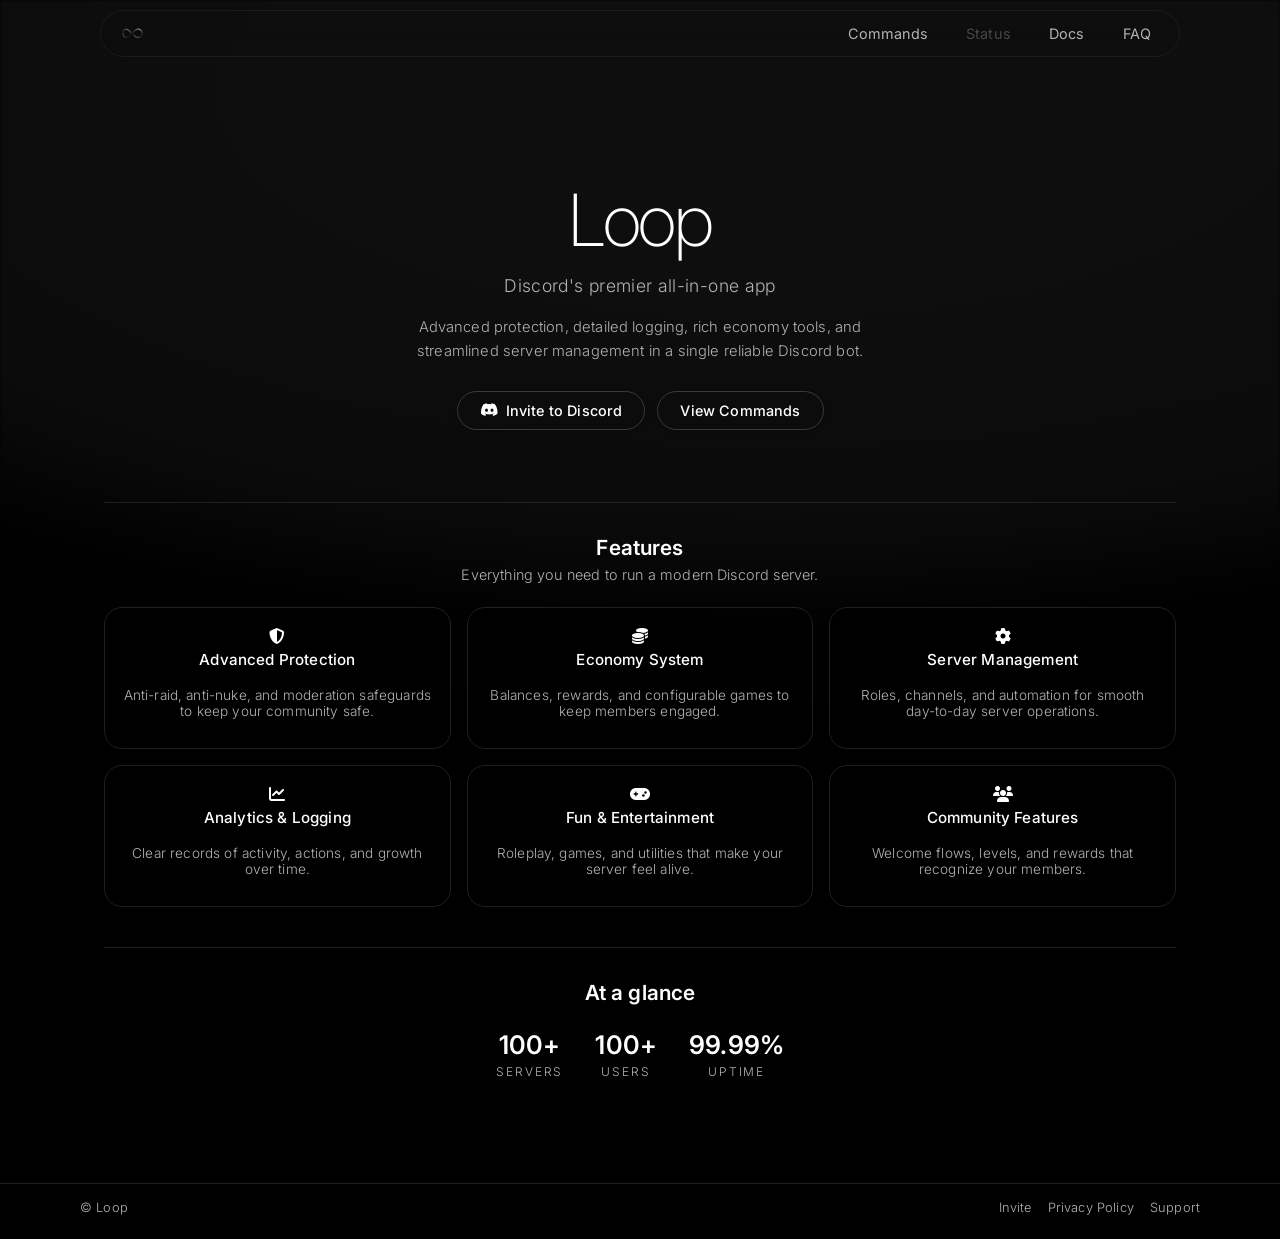
<file: index.html>
<!DOCTYPE html>
<html lang="en">
<head>
    <meta charset="UTF-8">
    <meta name="viewport" content="width=device-width, initial-scale=1.0">
    <title>Loop – Discord's Premier All-in-One App</title>
    <link rel="stylesheet" href="https://cdnjs.cloudflare.com/ajax/libs/font-awesome/6.4.0/css/all.min.css">
    <link href="https://fonts.googleapis.com/css2?family=Inter:wght@300;400;500;600&display=swap" rel="stylesheet">
    <link rel="stylesheet" href="css/shared.css">
    <link rel="stylesheet" href="css/index.css">
    <base target="_blank">
</head>
<body>
    <header class="site-bar">
        <div class="site-bar-inner">
            <div class="site-bar-brand">
                <a href="index.html" target="_self"><img src="assets/loop-logo.png" alt="Loop logo" class="site-bar-logo"></a>
            </div>
            <nav class="site-bar-nav">
                <a href="commands.html" class="site-bar-link" id="navCommands" target="_self">Commands</a>
                <a class="site-bar-link" style="opacity:0.35;cursor:not-allowed;pointer-events:none;">Status</a>
                <a href="docs.html" class="site-bar-link" target="_self">Docs</a>
                <a href="faq.html" class="site-bar-link" target="_self">FAQ</a>
            </nav>
        </div>
    </header>

    <div class="body-starlight-bg" aria-hidden="true"></div>
    <div class="main-stars-bg" id="mainStarsBg"></div>
    <div class="loading-screen" id="loadingScreen">
        <div class="loading-mark">Loading Loop</div>
    </div>

    <div class="commands-loading-overlay" id="commandsLoading">
        <div class="commands-stars-bg" id="commandsStarsBg"></div>
        <div class="commands-loading-content">
            <img src="assets/loop-logo.png" alt="Loop logo" class="commands-loading-logo" />
            <div class="commands-progress-bar-outer">
                <div class="commands-progress-bar-inner" id="commandsProgressBar"></div>
            </div>
        </div>
    </div>

    <div class="site-content">
        <main class="page-container">
            <section class="hero" id="top">
                <div class="hero-inner">
                    <h1 class="hero-title">Loop</h1>
                    <p class="hero-subtitle">Discord's premier all-in-one app</p>
                    <p class="hero-description">
                        Advanced protection, detailed logging, rich economy tools, and streamlined server management in a single reliable Discord bot.
                    </p>
                    <div class="hero-actions">
                        <a href="https://discord.com/oauth2/authorize?client_id=1413945312283988220&permissions=8&scope=bot%20applications.commands" target="_blank" rel="noopener noreferrer" class="btn-secondary">
                            <i class="fab fa-discord"></i>
                            <span>Invite to Discord</span>
                        </a>
                        <a href="commands.html" class="btn-secondary" id="mainCommandsBtn" target="_self">
                            <span>View Commands</span>
                        </a>
                    </div>
                </div>
            </section>

            <section id="features">
                <div class="section-header">
                    <h2 class="section-title">Features</h2>
                    <p class="section-subtitle">Everything you need to run a modern Discord server.</p>
                </div>
                <div class="features-grid">
                    <article class="feature-card">
                        <div class="feature-icon"><i class="fas fa-shield-alt" aria-hidden="true"></i></div>
                        <div class="feature-title">Advanced Protection</div>
                        <p class="feature-text">Anti-raid, anti-nuke, and moderation safeguards to keep your community safe.</p>
                    </article>
                    <article class="feature-card">
                        <div class="feature-icon"><i class="fas fa-coins" aria-hidden="true"></i></div>
                        <div class="feature-title">Economy System</div>
                        <p class="feature-text">Balances, rewards, and configurable games to keep members engaged.</p>
                    </article>
                    <article class="feature-card">
                        <div class="feature-icon"><i class="fas fa-cog" aria-hidden="true"></i></div>
                        <div class="feature-title">Server Management</div>
                        <p class="feature-text">Roles, channels, and automation for smooth day-to-day server operations.</p>
                    </article>
                    <article class="feature-card">
                        <div class="feature-icon"><i class="fas fa-chart-line" aria-hidden="true"></i></div>
                        <div class="feature-title">Analytics &amp; Logging</div>
                        <p class="feature-text">Clear records of activity, actions, and growth over time.</p>
                    </article>
                    <article class="feature-card">
                        <div class="feature-icon"><i class="fas fa-gamepad" aria-hidden="true"></i></div>
                        <div class="feature-title">Fun &amp; Entertainment</div>
                        <p class="feature-text">Roleplay, games, and utilities that make your server feel alive.</p>
                    </article>
                    <article class="feature-card">
                        <div class="feature-icon"><i class="fas fa-users" aria-hidden="true"></i></div>
                        <div class="feature-title">Community Features</div>
                        <p class="feature-text">Welcome flows, levels, and rewards that recognize your members.</p>
                    </article>
                </div>
            </section>

            <section id="stats">
                <div class="section-header">
                    <h2 class="section-title">At a glance</h2>
                </div>
                <div class="stats-row">
    <div>
        <div class="stat-item-number">100+</div>
        <div class="stat-item-label">Servers</div>
    </div>
    <div>
        <div class="stat-item-number">100+</div>
        <div class="stat-item-label">Users</div>
    </div>
    <div>
        <div class="stat-item-number">99.99%</div>
        <div class="stat-item-label">Uptime</div>
    </div>
</div>
            </section>
        </main>

        <footer>
            <div class="footer-inner">
                <div>© Loop</div>
                <div class="footer-links">
    <a href="https://discord.gg/hHWEurhSHA" target="_blank" rel="noopener noreferrer">Invite</a>
    <a href="privacy.html" target="_self">Privacy Policy</a>
    <a href="https://discord.gg/hHWEurhSHA" target="_blank" rel="noopener noreferrer">Support</a>
</div>
            </div>
        </footer>
    </div>

    <script src="js/shared.js"></script>
    <script src="js/index.js"></script>
</body>
</html>
</file>
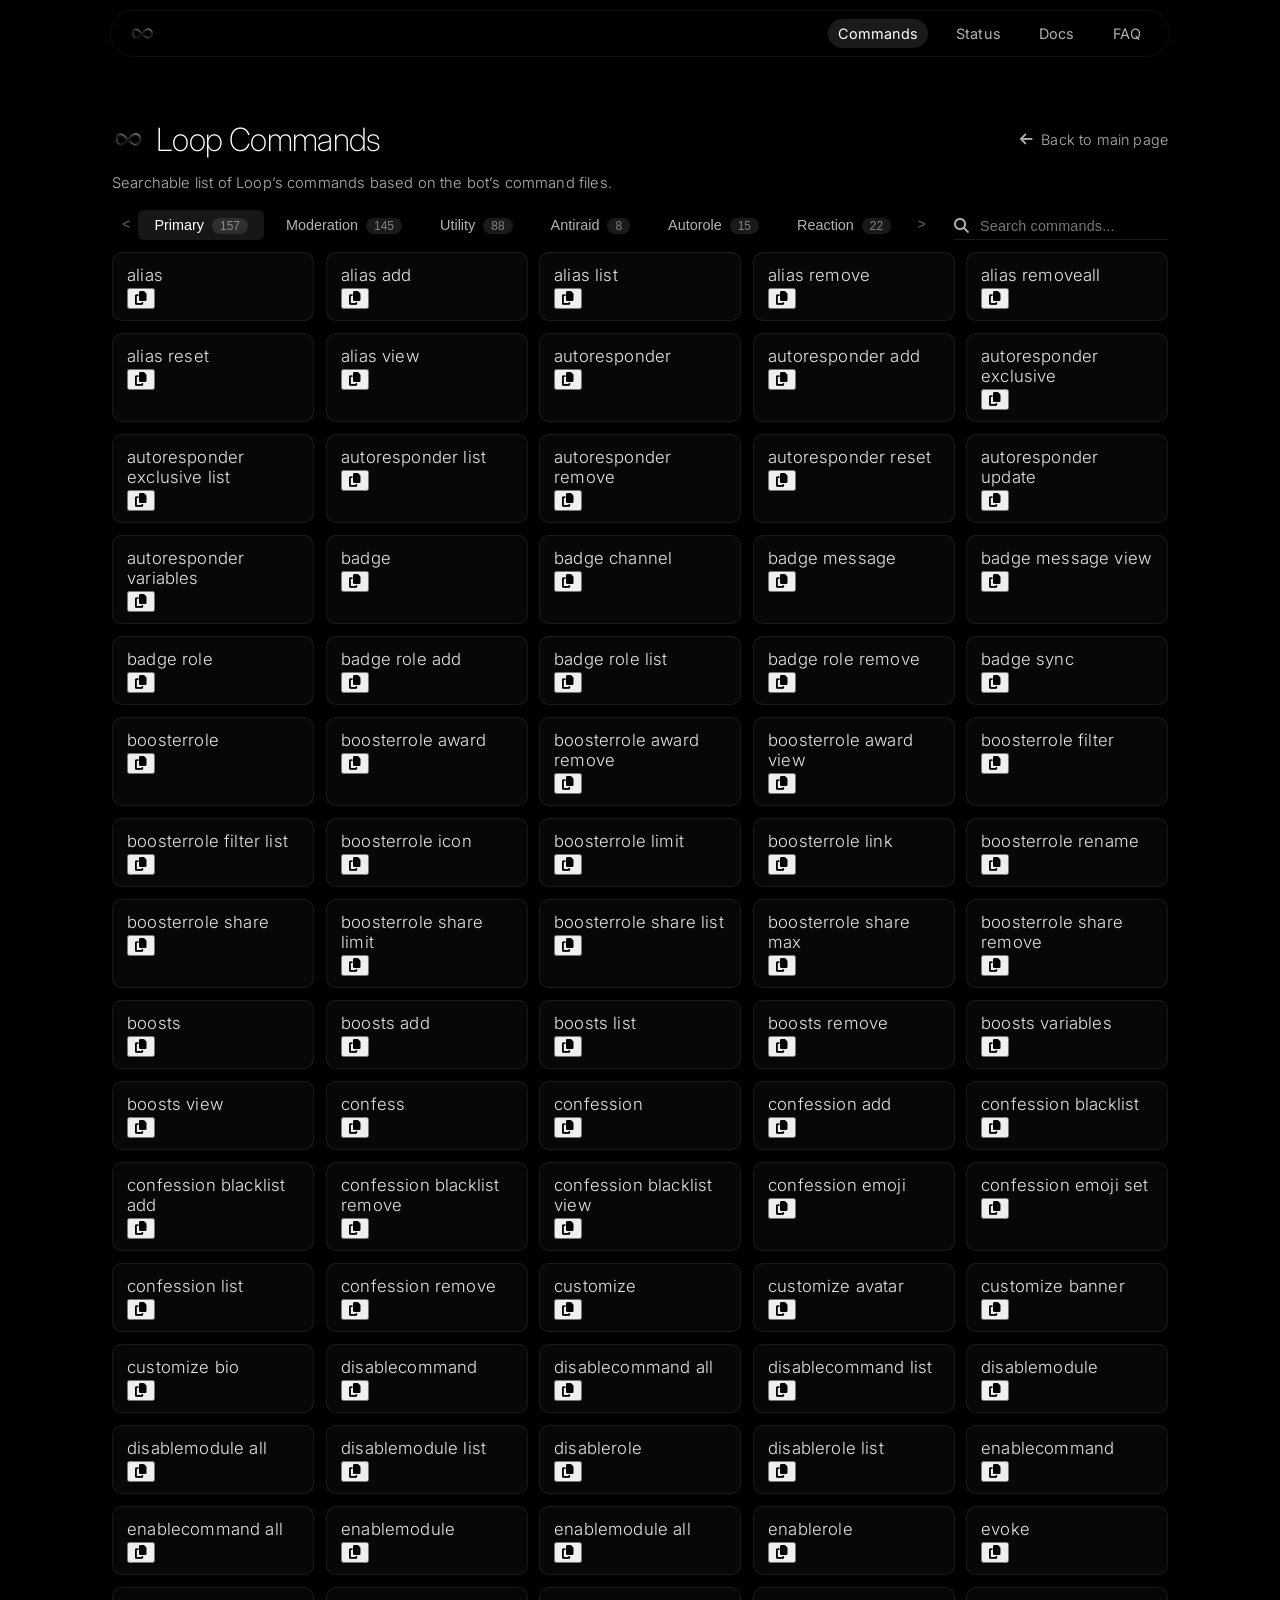
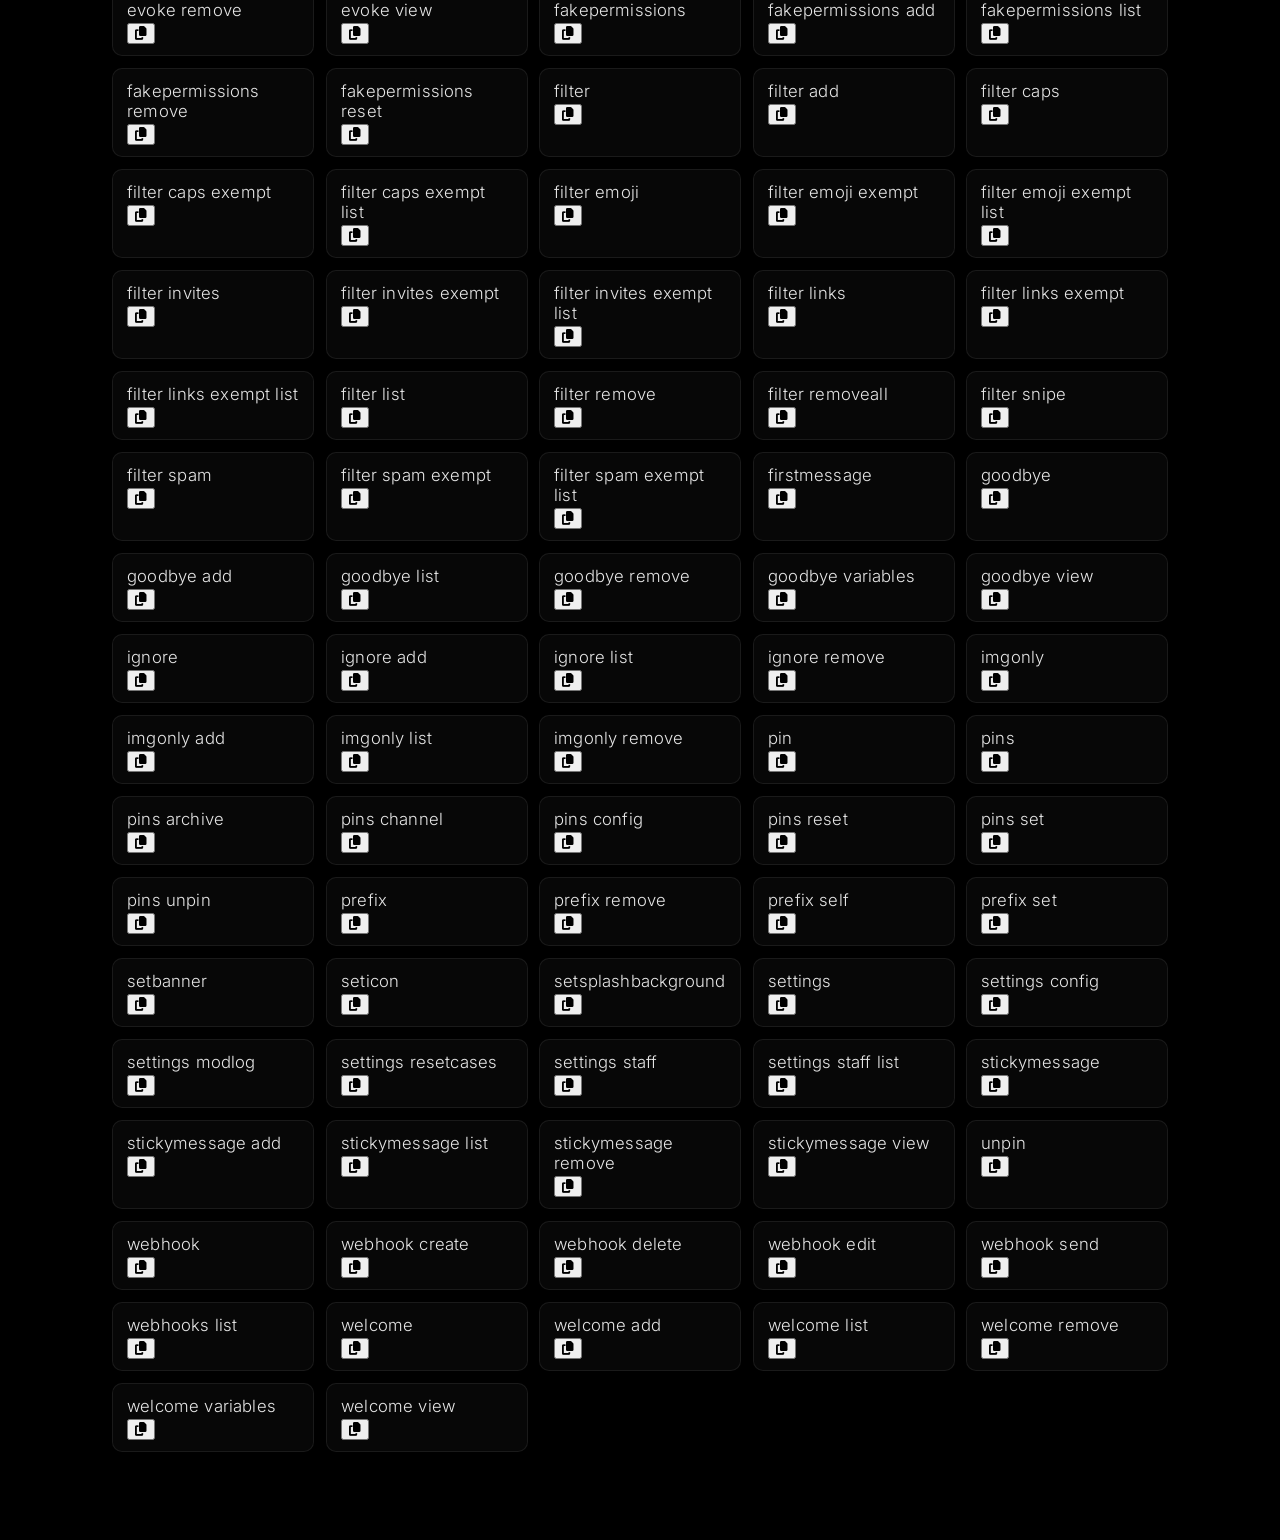
<file: commands.html>
<!DOCTYPE html>
<html lang="en">
<head>
    <meta charset="UTF-8">
<meta name="viewport" content="width=device-width, initial-scale=1.0">
    <title>Loop Bot Commands</title>
    <link rel="stylesheet" href="https://cdnjs.cloudflare.com/ajax/libs/font-awesome/6.4.0/css/all.min.css">
    <link href="https://fonts.googleapis.com/css2?family=Inter:wght@300;400;500;600&display=swap" rel="stylesheet">
    <link rel="stylesheet" href="css/shared.css">
    <link rel="stylesheet" href="css/commands.css">
<base target="_blank">
</head>
<body>
    <!-- Top navigation bar -->
    <header class="site-bar">
        <div class="site-bar-inner">
            <div class="site-bar-brand">
                <a href="index.html"><img src="assets/loop-logo.png" alt="Loop logo" class="site-bar-logo"></a>
            </div>
            <nav class="site-bar-nav">
    <a href="commands.html" class="site-bar-link is-active" target="_self">Commands</a>
    <a href="status.html" class="site-bar-link" target="_self">Status</a>
    <a href="docs.html" class="site-bar-link" target="_self">Docs</a>
    <a href="faq.html" class="site-bar-link" target="_self">FAQ</a>
</nav>
        </div>
    </header>

    <!-- Monochrome starlight background -->
    <div class="body-starlight-bg" aria-hidden="true"></div>
    <div class="main-stars-bg" id="mainStarsBg"></div>
    <div class="loading-screen" id="loadingScreen">
        <div class="loading-mark">Loading Loop</div>
    </div>

    <div class="commands-page" id="commands">
        <div class="page-header">
            <div class="page-header-main">
                <img src="assets/loop-logo.png" alt="Loop logo" class="page-header-logo">
                <h1 class="page-title">Loop Commands</h1>
            </div>
            <a href="index.html" class="back-link">
                <i class="fas fa-arrow-left"></i> Back to main page
            </a>
        </div>

        <div class="commands-header">
            <p>Searchable list of Loop’s commands based on the bot’s command files.</p>
        </div>

        <div class="tabs-and-search-container">
            <div class="tab-navigation" id="tabNavigation">
    <button class="tab-nav-arrow" id="tabPrev">&lt;</button>
    <div class="tab-nav-scroll" id="tabScroll"></div>
    <button class="tab-nav-arrow" id="tabNext">&gt;</button>
</div>
            <div class="search-container">
                <input type="text" class="search-input" placeholder="Search commands..." id="commandSearch">
                <i class="fas fa-search search-icon"></i>
            </div>
        </div>

        <div class="command-count" id="commandCount">Showing 0 commands</div>

        <div class="commands-grid" id="commandsGrid"></div>
    </div>

    <!-- Modal placeholder -->
    <div id="commandDetailsModalContainer"></div>

    <script src="js/shared.js"></script>
    <script src="js/commands.js"></script>
</body>
</html>
</file>
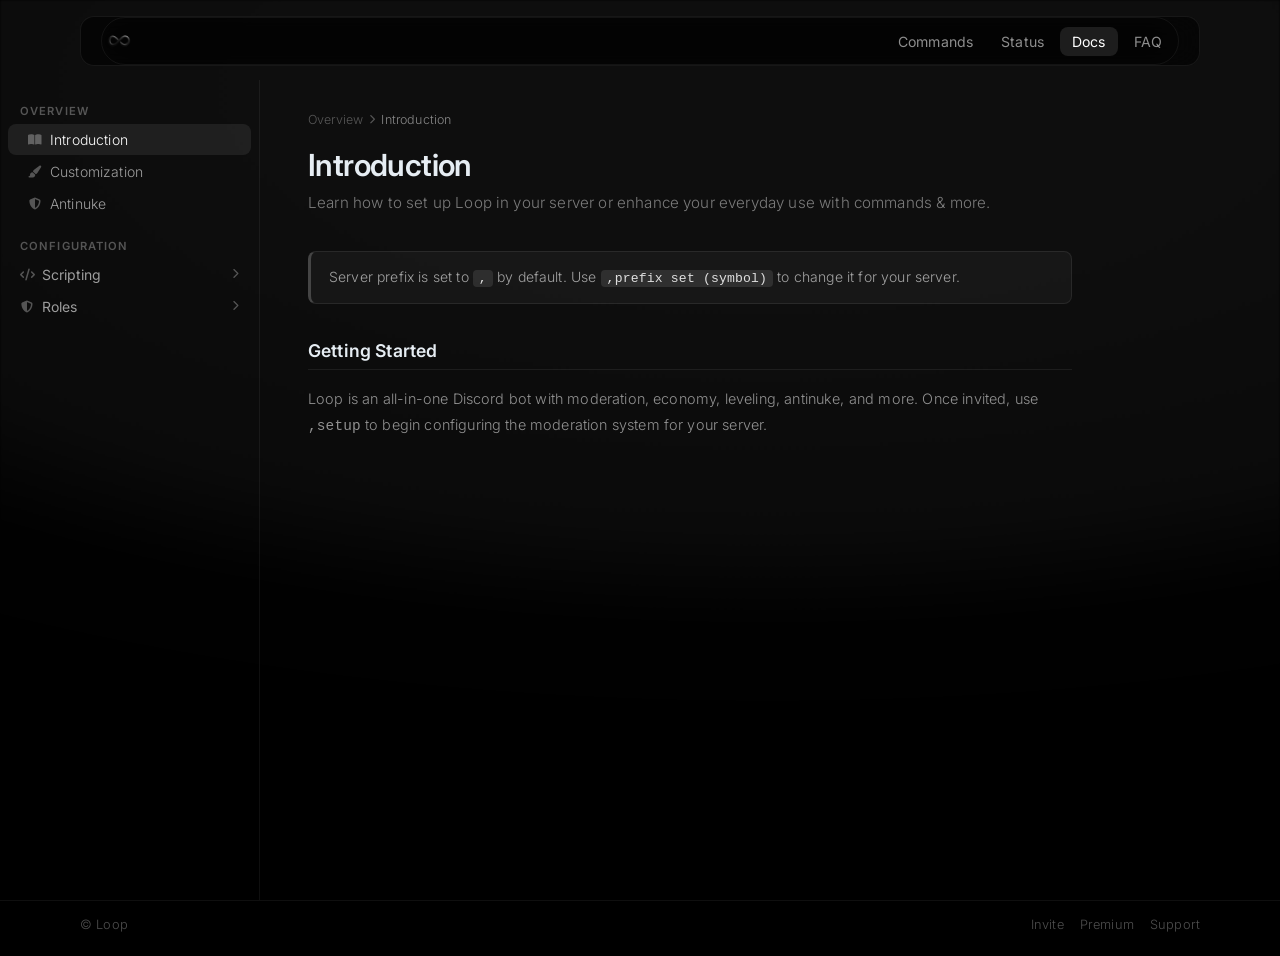
<file: docs.html>
<!DOCTYPE html>
<html lang="en">
<head>
    <meta charset="UTF-8">
    <meta name="viewport" content="width=device-width, initial-scale=1.0">
    <title>Loop – Docs</title>
    <link rel="stylesheet" href="https://cdnjs.cloudflare.com/ajax/libs/font-awesome/6.4.0/css/all.min.css">
    <link href="https://fonts.googleapis.com/css2?family=Inter:wght@300;400;500;600&display=swap" rel="stylesheet">
    <link rel="stylesheet" href="css/shared.css">
    <base target="_blank">
    <style>
        *, *::before, *::after { box-sizing: border-box; margin: 0; padding: 0; }

        body {
            font-family: 'Inter', sans-serif;
            background: #000;
            color: #e6edf3;
            min-height: 100vh;
            display: flex;
            flex-direction: column;
        }

        a { color: inherit; text-decoration: none; }

        .body-starlight-bg { position: fixed; inset: 0; z-index: 0; pointer-events: none; }
        .main-stars-bg { position: fixed; inset: 0; z-index: 0; pointer-events: none; }
        .main-stars-bg canvas { opacity: 0.75; filter: blur(2px) brightness(1.17); }

        .loading-screen {
            position: fixed; inset: 0; z-index: 9999; background: #000;
            display: flex; align-items: center; justify-content: center;
            transition: opacity 0.26s; animation: simpleFadeIn 0.6s;
        }
        .loading-mark {
            font-size: 0.9rem; font-weight: 400; letter-spacing: 0.12em;
            color: rgba(255,255,255,0.45); text-transform: uppercase; animation: fadeInUp 1s;
        }

        @keyframes fadeInUp {
            from { opacity: 0; transform: translateY(35px); }
            to { opacity: 1; transform: translateY(0); }
        }
        @keyframes simpleFadeIn { from { opacity: 0; } to { opacity: 1; } }

        /* ── Nav ── */
        .site-bar {
            position: fixed; top: 16px; left: 50%; transform: translateX(-50%);
            z-index: 100; width: min(1120px, calc(100% - 32px));
            background: rgba(0,0,0,0.55); backdrop-filter: blur(18px);
            -webkit-backdrop-filter: blur(18px);
            border: 1px solid rgba(255,255,255,0.07); border-radius: 14px; padding: 0 20px;
        }
        .site-bar-inner {
            display: flex; align-items: center; justify-content: space-between;
            height: 48px; padding-inline: 4px;
        }
        .site-bar-brand { display: flex; align-items: center; }
        .site-bar-logo {
            width: 26px; height: 26px; border-radius: 8px; object-fit: cover;
            filter: grayscale(1) brightness(1.15);
        }
        .site-bar-nav { display: flex; align-items: center; gap: 4px; }
        .site-bar-link {
            font-size: 0.88rem; font-weight: 400; color: rgba(255,255,255,0.55);
            padding: 6px 12px; border-radius: 8px;
            transition: color 0.15s, background 0.15s; letter-spacing: 0.01em;
        }
        .site-bar-link:hover { color: #fff; background: rgba(255,255,255,0.06); }
        .site-bar-link.is-active { color: #fff; }

        /* ── Page layout ── */
        .docs-layout {
            position: relative; z-index: 2;
            display: flex; min-height: 100vh;
            padding-top: 80px;
            animation: fadeInUp 0.9s 0.15s both;
        }

        /* ── Sidebar ── */
        .docs-sidebar {
            width: 260px;
            flex-shrink: 0;
            padding: 24px 0 48px 0;
            position: sticky;
            top: 80px;
            height: calc(100vh - 80px);
            overflow-y: auto;
            border-right: 1px solid rgba(255,255,255,0.06);
        }

        .docs-sidebar::-webkit-scrollbar { width: 4px; }
        .docs-sidebar::-webkit-scrollbar-track { background: transparent; }
        .docs-sidebar::-webkit-scrollbar-thumb { background: rgba(255,255,255,0.1); border-radius: 2px; }

        .sidebar-section-label {
            font-size: 0.7rem;
            font-weight: 600;
            letter-spacing: 0.1em;
            text-transform: uppercase;
            color: rgba(255,255,255,0.3);
            padding: 0 20px;
            margin-bottom: 6px;
            margin-top: 20px;
        }
        .sidebar-section-label:first-child { margin-top: 0; }

        /* Dropdown item */
        .sidebar-dropdown {
            margin: 1px 8px;
        }

        .sidebar-dropdown-toggle {
            display: flex;
            align-items: center;
            justify-content: space-between;
            width: 100%;
            background: none;
            border: none;
            color: rgba(255,255,255,0.6);
            font-family: 'Inter', sans-serif;
            font-size: 0.875rem;
            font-weight: 400;
            padding: 7px 12px;
            border-radius: 8px;
            cursor: pointer;
            transition: color 0.15s, background 0.15s;
            text-align: left;
        }
        .sidebar-dropdown-toggle:hover {
            color: #fff;
            background: rgba(255,255,255,0.05);
        }
        .sidebar-dropdown-toggle.is-open {
            color: #fff;
            background: rgba(255,255,255,0.06);
        }

        .sidebar-dropdown-toggle-left {
            display: flex;
            align-items: center;
            gap: 8px;
        }
        .sidebar-dropdown-toggle-left i {
            font-size: 0.75rem;
            color: rgba(255,255,255,0.3);
            width: 14px;
            text-align: center;
        }

        .sidebar-dropdown-arrow {
            font-size: 0.65rem;
            color: rgba(255,255,255,0.3);
            transition: transform 0.25s cubic-bezier(0.4, 0, 0.2, 1);
            flex-shrink: 0;
        }
        .sidebar-dropdown-toggle.is-open .sidebar-dropdown-arrow {
            transform: rotate(90deg);
        }

        /* Collapsible panel */
        .sidebar-dropdown-panel {
            overflow: hidden;
            max-height: 0;
            transition: max-height 0.3s cubic-bezier(0.4, 0, 0.2, 1), opacity 0.25s ease;
            opacity: 0;
        }
        .sidebar-dropdown-panel.is-open {
            opacity: 1;
        }

        .sidebar-dropdown-item {
            display: block;
            font-size: 0.845rem;
            color: rgba(255,255,255,0.45);
            padding: 6px 12px 6px 34px;
            border-radius: 6px;
            margin: 1px 0;
            transition: color 0.15s, background 0.15s;
            cursor: pointer;
        }
        .sidebar-dropdown-item:hover {
            color: rgba(255,255,255,0.85);
            background: rgba(255,255,255,0.04);
        }
        .sidebar-dropdown-item.is-active {
            color: #fff;
            background: rgba(255,255,255,0.08);
        }

        /* Plain sidebar link (no dropdown) */
        .sidebar-link {
            display: flex;
            align-items: center;
            gap: 8px;
            font-size: 0.875rem;
            color: rgba(255,255,255,0.6);
            padding: 7px 20px;
            border-radius: 8px;
            margin: 1px 8px;
            transition: color 0.15s, background 0.15s;
        }
        .sidebar-link i {
            font-size: 0.75rem;
            color: rgba(255,255,255,0.3);
            width: 14px;
            text-align: center;
        }
        .sidebar-link:hover { color: #fff; background: rgba(255,255,255,0.05); }
        .sidebar-link.is-active { color: #fff; background: rgba(255,255,255,0.08); }

        /* ── Main content ── */
        .docs-main {
            flex: 1;
            padding: 32px 48px 80px 48px;
            max-width: 860px;
            min-width: 0;
        }

        .docs-breadcrumb {
            font-size: 0.78rem;
            color: rgba(255,255,255,0.3);
            margin-bottom: 20px;
            display: flex;
            align-items: center;
            gap: 6px;
        }
        .docs-breadcrumb span { color: rgba(255,255,255,0.5); }

        .docs-page-title {
            font-size: 1.9rem;
            font-weight: 600;
            letter-spacing: -0.02em;
            margin-bottom: 8px;
            color: #e6edf3;
        }
        .docs-page-subtitle {
            font-size: 0.95rem;
            color: rgba(255,255,255,0.45);
            margin-bottom: 36px;
            line-height: 1.6;
        }

        .docs-section-title {
            font-size: 1.1rem;
            font-weight: 600;
            color: #e6edf3;
            margin-bottom: 16px;
            margin-top: 36px;
            padding-bottom: 8px;
            border-bottom: 1px solid rgba(255,255,255,0.07);
        }

        .docs-info-box {
            background: rgba(255,255,255,0.04);
            border: 1px solid rgba(255,255,255,0.08);
            border-left: 3px solid rgba(255,255,255,0.2);
            border-radius: 8px;
            padding: 14px 18px;
            font-size: 0.875rem;
            color: rgba(255,255,255,0.6);
            line-height: 1.6;
            margin-bottom: 24px;
        }
        .docs-info-box code {
            background: rgba(255,255,255,0.1);
            padding: 1px 6px;
            border-radius: 4px;
            font-family: 'Fira Code', 'Courier New', monospace;
            font-size: 0.82rem;
            color: rgba(255,255,255,0.85);
        }

        .docs-paragraph {
            font-size: 0.9rem;
            color: rgba(255,255,255,0.55);
            line-height: 1.75;
            margin-bottom: 16px;
        }

        /* Content hidden by default, shown when selected */
        .docs-content-panel {
            display: none;
        }
        .docs-content-panel.is-active {
            display: block;
            animation: fadeInUp 0.3s ease both;
        }

        /* Placeholder panels */
        .docs-coming-soon {
            display: flex;
            align-items: center;
            justify-content: center;
            min-height: 300px;
            flex-direction: column;
            gap: 12px;
            color: rgba(255,255,255,0.2);
            font-size: 0.9rem;
        }
        .docs-coming-soon i { font-size: 2rem; }

        footer {
            position: relative; z-index: 2;
            border-top: 1px solid rgba(255,255,255,0.06);
            padding: 16px 24px 24px; font-size: 0.8rem; color: rgba(255,255,255,0.3);
        }
        .footer-inner {
            max-width: 1120px; margin: 0 auto;
            display: flex; justify-content: space-between; flex-wrap: wrap; gap: 8px;
        }
        .footer-links { display: flex; gap: 16px; }
        .footer-links a:hover { text-decoration: underline; }

        /* ── Variable tabs ── */
        .var-tabs {
            display: flex;
            gap: 6px;
            flex-wrap: wrap;
            margin-bottom: 20px;
        }
        .var-tab {
            background: rgba(255,255,255,0.05);
            border: 1px solid rgba(255,255,255,0.08);
            border-radius: 8px;
            color: rgba(255,255,255,0.5);
            font-family: 'Inter', sans-serif;
            font-size: 0.82rem;
            font-weight: 400;
            padding: 6px 14px;
            cursor: pointer;
            transition: color 0.15s, background 0.15s, border-color 0.15s;
            letter-spacing: 0.01em;
        }
        .var-tab:hover {
            color: rgba(255,255,255,0.85);
            background: rgba(255,255,255,0.08);
        }
        .var-tab.is-active {
            color: #fff;
            background: rgba(255,255,255,0.1);
            border-color: rgba(255,255,255,0.18);
        }

        /* Variable category panel */
        .var-category { display: none; }
        .var-category.is-active { display: block; }

        /* Individual variable item */
        .var-item {
            border-bottom: 1px solid rgba(255,255,255,0.05);
        }
        .var-item:first-child { border-top: 1px solid rgba(255,255,255,0.05); }

        .var-row {
            display: flex;
            align-items: center;
            justify-content: space-between;
            width: 100%;
            background: none;
            border: none;
            padding: 11px 4px;
            cursor: pointer;
            transition: background 0.15s;
            border-radius: 6px;
            gap: 12px;
        }
        .var-row:hover { background: rgba(255,255,255,0.03); }
        .var-row.is-open { background: rgba(255,255,255,0.04); }

        .var-code {
            font-family: 'Fira Code', 'Courier New', monospace;
            font-size: 0.82rem;
            color: rgba(255,255,255,0.75);
            background: rgba(255,255,255,0.07);
            padding: 3px 8px;
            border-radius: 5px;
            text-align: left;
            white-space: nowrap;
        }
        .var-row.is-open .var-code { color: #fff; }

        .var-arrow {
            font-size: 0.6rem;
            color: rgba(255,255,255,0.25);
            transition: transform 0.22s cubic-bezier(0.4, 0, 0.2, 1);
            flex-shrink: 0;
        }
        .var-row.is-open .var-arrow { transform: rotate(90deg); color: rgba(255,255,255,0.5); }

        .var-desc {
            overflow: hidden;
            max-height: 0;
            opacity: 0;
            transition: max-height 0.25s cubic-bezier(0.4, 0, 0.2, 1), opacity 0.2s ease, padding 0.2s ease;
            font-size: 0.855rem;
            color: rgba(255,255,255,0.45);
            padding: 0 4px;
            line-height: 1.6;
        }
        .var-desc.is-open {
            opacity: 1;
            padding: 0 4px 10px 4px;
        }

        /* ── Embed docs specific ── */
        .embed-list {
            list-style: none;
            margin-bottom: 16px;
        }
        .embed-list li {
            font-size: 0.9rem;
            color: rgba(255,255,255,0.55);
            line-height: 1.75;
            padding-left: 18px;
            position: relative;
            margin-bottom: 6px;
        }
        .embed-list li::before {
            content: "•";
            position: absolute;
            left: 0;
            color: rgba(255,255,255,0.25);
        }
        .embed-list code {
            background: rgba(255,255,255,0.1);
            padding: 1px 6px;
            border-radius: 4px;
            font-family: 'Fira Code', 'Courier New', monospace;
            font-size: 0.82rem;
            color: rgba(255,255,255,0.85);
        }
        .embed-subhead {
            font-size: 0.95rem;
            font-weight: 600;
            color: #e6edf3;
            margin-top: 24px;
            margin-bottom: 10px;
        }
        .embed-code-block {
            background: rgba(255,255,255,0.04);
            border: 1px solid rgba(255,255,255,0.08);
            border-radius: 8px;
            padding: 12px 16px;
            margin-bottom: 16px;
        }
        .embed-code-block code {
            display: block;
            font-family: 'Fira Code', 'Courier New', monospace;
            font-size: 0.82rem;
            color: rgba(255,255,255,0.75);
            line-height: 1.8;
            white-space: pre-wrap;
            word-break: break-word;
            background: none;
            padding: 0;
        }
        .embed-code-block code + code {
            margin-top: 4px;
        }

        @media (max-width: 860px) {
            .docs-sidebar { width: 220px; }
            .docs-main { padding: 24px 24px 60px 24px; }
        }
        @media (max-width: 640px) {
            .site-bar { width: calc(100% - 20px); padding-inline: 10px; }
            .site-bar-nav { gap: 4px; }
            .site-bar-link { font-size: 0.8rem; padding: 5px 8px; }
            .docs-layout { flex-direction: column; }
            .docs-sidebar {
                width: 100%; height: auto; position: relative; top: 0;
                border-right: none; border-bottom: 1px solid rgba(255,255,255,0.06);
                padding: 16px 0;
            }
            .docs-main { padding: 20px 16px 48px; }
        }
    </style>
</head>
<body>
    <div class="body-starlight-bg" aria-hidden="true"></div>
    <div class="main-stars-bg" id="mainStarsBg"></div>
    <div class="loading-screen" id="loadingScreen">
        <div class="loading-mark">Loading Loop</div>
    </div>

    <header class="site-bar">
        <div class="site-bar-inner">
            <div class="site-bar-brand">
                <a href="index.html" target="_self"><img src="assets/loop-logo.png" alt="Loop logo" class="site-bar-logo"></a>
            </div>
            <nav class="site-bar-nav">
                <a href="commands.html" class="site-bar-link" target="_self">Commands</a>
                <a href="status.html" class="site-bar-link" target="_self">Status</a>
                <a href="docs.html" class="site-bar-link is-active" target="_self">Docs</a>
                <a href="faq.html" class="site-bar-link" target="_self">FAQ</a>
            </nav>
        </div>
    </header>

    <div class="docs-layout">
        <!-- Sidebar -->
        <aside class="docs-sidebar" id="docsSidebar">

            <div class="sidebar-section-label">Overview</div>
            <a class="sidebar-link is-active" data-panel="introduction" href="#" target="_self">
                <i class="fas fa-book-open"></i> Introduction
            </a>
            <a class="sidebar-link" data-panel="customization-overview" href="#" target="_self">
    <i class="fas fa-paintbrush"></i> Customization
</a>
<a class="sidebar-link" data-panel="customization-antinuke" href="#" target="_self">
    <i class="fas fa-shield-halved"></i> Antinuke
</a>

<div class="sidebar-section-label">Configuration</div>

            <!-- Scripting dropdown -->
            <div class="sidebar-dropdown" id="dropdown-scripting">
                <button class="sidebar-dropdown-toggle" data-dropdown="scripting">
                    <span class="sidebar-dropdown-toggle-left">
                        <i class="fas fa-code"></i>
                        Scripting
                    </span>
                    <i class="fas fa-chevron-right sidebar-dropdown-arrow"></i>
                </button>
                <div class="sidebar-dropdown-panel" id="panel-scripting">
                    <a class="sidebar-dropdown-item" data-panel="scripting-variables" href="#" target="_self">Variables</a>
                </div>
            </div>

            <!-- Roles dropdown -->
            <div class="sidebar-dropdown" id="dropdown-roles">
                <button class="sidebar-dropdown-toggle" data-dropdown="roles">
                    <span class="sidebar-dropdown-toggle-left">
                        <i class="fas fa-shield-halved"></i>
                        Roles
                    </span>
                    <i class="fas fa-chevron-right sidebar-dropdown-arrow"></i>
                </button>
                <div class="sidebar-dropdown-panel" id="panel-roles">
                    <a class="sidebar-dropdown-item" data-panel="roles-vanity" href="#" target="_self">Vanity Roles</a>
                </div>
            </div>

        </aside>

        <!-- Main content -->
        <main class="docs-main" id="docsMain">

            <!-- Introduction panel -->
            <div class="docs-content-panel is-active" id="panel-introduction">
                <div class="docs-breadcrumb">
                    Overview <i class="fas fa-chevron-right" style="font-size:0.6rem;"></i> <span>Introduction</span>
                </div>
                <h1 class="docs-page-title">Introduction</h1>
                <p class="docs-page-subtitle">Learn how to set up Loop in your server or enhance your everyday use with commands &amp; more.</p>

                <div class="docs-info-box">
                    Server prefix is set to <code>,</code> by default. Use <code>,prefix set (symbol)</code> to change it for your server.
                </div>

                <div class="docs-section-title">Getting Started</div>
                <p class="docs-paragraph">Loop is an all-in-one Discord bot with moderation, economy, leveling, antinuke, and more. Once invited, use <code>,setup</code> to begin configuring the moderation system for your server.</p>
            </div>

            <!-- Customization overview panel -->
            <div class="docs-content-panel" id="panel-customization-overview">
                <div class="docs-breadcrumb">
                    Configuration <i class="fas fa-chevron-right" style="font-size:0.6rem;"></i> <span>Customization</span>
                </div>
                <h1 class="docs-page-title">Customization</h1>
                <p class="docs-page-subtitle">Tailor Loop's behavior and appearance to fit your server.</p>
                <div class="docs-section-title">Customizing Loop's avatar</div>
<p class="docs-paragraph">You can change Loop's avatar by using the <code>,customize avatar</code> command.</p>
<img src="assets/customize_avatar.png" alt="Customizing Loop avatar" style="max-width:100%;border-radius:10px;margin-bottom:28px;border:1px solid rgba(255,255,255,0.08);">

<div class="docs-section-title">Customizing Loop's banner</div>
<p class="docs-paragraph">You can change Loop's banner by using the <code>,customize banner</code> command.</p>
<img src="assets/customize_banner.png" alt="Customizing Loop banner" style="max-width:100%;border-radius:10px;margin-bottom:28px;border:1px solid rgba(255,255,255,0.08);">

<div class="docs-section-title">Customizing Loop's bio</div>
<p class="docs-paragraph">You can set Loop's bio using the <code>,customize bio</code> command.</p>
<img src="assets/customize_bio.png" alt="Customizing Loop bio" style="max-width:100%;border-radius:10px;margin-bottom:28px;border:1px solid rgba(255,255,255,0.08);">
            </div>

            <!-- Customization - Antinuke -->
            <div class="docs-content-panel" id="panel-customization-antinuke">
                <div class="docs-breadcrumb">
                    Overview <i class="fas fa-chevron-right" style="font-size:0.6rem;"></i> <span>Antinuke</span>
                </div>
                <h1 class="docs-page-title">Antinuke</h1>
                <p class="docs-page-subtitle">Protect your server from mass destructive actions with Loop's antinuke system.</p>

                <div class="docs-section-title">Allowing users to configure antinuke</div>
                <p class="docs-paragraph">Only the <strong>server owner</strong> is allowed to configure antinuke. But however you can allow other users to configure it as well with the <code>,antinuke admin</code> command.</p>
                <img src="assets/an_admin.png" alt="Antinuke admin command" style="max-width:100%;border-radius:10px;margin-bottom:28px;border:1px solid rgba(255,255,255,0.08);">

                <div class="docs-section-title">Exempting users from antinuke</div>
                <p class="docs-paragraph">You can exempt users from the antinuke with the <code>,antinuke whitelist</code> command.</p>
                <img src="assets/an_whitelist.png" alt="Antinuke whitelist command" style="max-width:100%;border-radius:10px;margin-bottom:28px;border:1px solid rgba(255,255,255,0.08);">

                <div class="docs-section-title">Viewing the antinuke configuration</div>
                <p class="docs-paragraph">You can use the <code>,antinuke config</code> command to view the current antinuke configuration.</p>
                <img src="assets/an_config.png" alt="Antinuke config command" style="max-width:100%;border-radius:10px;margin-bottom:28px;border:1px solid rgba(255,255,255,0.08);">

                <div class="docs-section-title">Viewing the modules &amp; whitelist</div>
                <p class="docs-paragraph">You can use the <code>,antinuke list</code> command to view enabled modules and whitelisted users.</p>
                <img src="assets/an_list.png" alt="Antinuke list command" style="max-width:100%;border-radius:10px;margin-bottom:28px;border:1px solid rgba(255,255,255,0.08);">
            </div>

            <!-- Scripting - Variables -->
            <div class="docs-content-panel" id="panel-scripting-variables">
                <div class="docs-breadcrumb">
                    Configuration <i class="fas fa-chevron-right" style="font-size:0.6rem;"></i>
                    Scripting <i class="fas fa-chevron-right" style="font-size:0.6rem;"></i> <span>Variables</span>
                </div>
                <h1 class="docs-page-title">Variables</h1>
                <p class="docs-page-subtitle">Use dynamic variables in your messages to display live server and member data.</p>

                <!-- Variable category tabs -->
                <div class="var-tabs" id="varTabs">
                    <button class="var-tab is-active" data-category="guild">Guild</button>
                    <button class="var-tab" data-category="user">User</button>
                    <button class="var-tab" data-category="channel">Channel</button>
                    <button class="var-tab" data-category="datetime">Date &amp; Time</button>
                    <button class="var-tab" data-category="leveling">Leveling</button>
                    <button class="var-tab" data-category="boosts">Boosts</button>
                    <button class="var-tab" data-category="bump">Bump Reminder</button>
                    <button class="var-tab" data-category="embed">Embed</button>
                </div>

                <!-- Variable category panels -->
                <div class="var-category" id="varcategory-guild">

                    <!-- Each variable row is a collapsible -->
                    <div class="var-item">
                        <button class="var-row" data-var="guild.name">
                            <code class="var-code">{guild.name}</code>
                            <i class="fas fa-chevron-right var-arrow"></i>
                        </button>
                        <div class="var-desc">The guild's name</div>
                    </div>
                    <div class="var-item">
                        <button class="var-row" data-var="guild.id">
                            <code class="var-code">{guild.id}</code>
                            <i class="fas fa-chevron-right var-arrow"></i>
                        </button>
                        <div class="var-desc">The guild's ID</div>
                    </div>
                    <div class="var-item">
                        <button class="var-row" data-var="guild.count">
                            <code class="var-code">{guild.count}</code>
                            <i class="fas fa-chevron-right var-arrow"></i>
                        </button>
                        <div class="var-desc">The guild's member count</div>
                    </div>
                    <div class="var-item">
                        <button class="var-row" data-var="guild.region">
                            <code class="var-code">{guild.region}</code>
                            <i class="fas fa-chevron-right var-arrow"></i>
                        </button>
                        <div class="var-desc">The guild's voice region</div>
                    </div>
                    <div class="var-item">
                        <button class="var-row" data-var="guild.shard">
                            <code class="var-code">{guild.shard}</code>
                            <i class="fas fa-chevron-right var-arrow"></i>
                        </button>
                        <div class="var-desc">The guild's shard ID on bot</div>
                    </div>
                    <div class="var-item">
                        <button class="var-row" data-var="guild.owner_id">
                            <code class="var-code">{guild.owner_id}</code>
                            <i class="fas fa-chevron-right var-arrow"></i>
                        </button>
                        <div class="var-desc">The guild's owner ID</div>
                    </div>
                    <div class="var-item">
                        <button class="var-row" data-var="guild.created_at">
                            <code class="var-code">{guild.created_at}</code>
                            <i class="fas fa-chevron-right var-arrow"></i>
                        </button>
                        <div class="var-desc">The guild's creation date in UTC</div>
                    </div>
                    <div class="var-item">
                        <button class="var-row" data-var="guild.created_at_timestamp">
                            <code class="var-code">{guild.created_at_timestamp}</code>
                            <i class="fas fa-chevron-right var-arrow"></i>
                        </button>
                        <div class="var-desc">The guild's creation date in UNIX</div>
                    </div>
                    <div class="var-item">
                        <button class="var-row" data-var="guild.emoji_count">
                            <code class="var-code">{guild.emoji_count}</code>
                            <i class="fas fa-chevron-right var-arrow"></i>
                        </button>
                        <div class="var-desc">The guild's emoji count</div>
                    </div>
                    <div class="var-item">
                        <button class="var-row" data-var="guild.role_count">
                            <code class="var-code">{guild.role_count}</code>
                            <i class="fas fa-chevron-right var-arrow"></i>
                        </button>
                        <div class="var-desc">The guild's role count</div>
                    </div>
                    <div class="var-item">
                        <button class="var-row" data-var="guild.boost_count">
                            <code class="var-code">{guild.boost_count}</code>
                            <i class="fas fa-chevron-right var-arrow"></i>
                        </button>
                        <div class="var-desc">The guild's boost count</div>
                    </div>
                    <div class="var-item">
                        <button class="var-row" data-var="guild.boost_tier">
                            <code class="var-code">{guild.boost_tier}</code>
                            <i class="fas fa-chevron-right var-arrow"></i>
                        </button>
                        <div class="var-desc">The guild's boost tier, defaults to No Level if none</div>
                    </div>
                    <div class="var-item">
                        <button class="var-row" data-var="guild.preferred_locale">
                            <code class="var-code">{guild.preferred_locale}</code>
                            <i class="fas fa-chevron-right var-arrow"></i>
                        </button>
                        <div class="var-desc">The guild's preferred locale</div>
                    </div>
                    <div class="var-item">
                        <button class="var-row" data-var="guild.key_features">
                            <code class="var-code">{guild.key_features}</code>
                            <i class="fas fa-chevron-right var-arrow"></i>
                        </button>
                        <div class="var-desc">The guild's list of features (possibly N/A)</div>
                    </div>
                    <div class="var-item">
                        <button class="var-row" data-var="guild.icon">
                            <code class="var-code">{guild.icon}</code>
                            <i class="fas fa-chevron-right var-arrow"></i>
                        </button>
                        <div class="var-desc">The guild's icon URL as a PNG (possibly N/A)</div>
                    </div>
                    <div class="var-item">
                        <button class="var-row" data-var="guild.banner">
                            <code class="var-code">{guild.banner}</code>
                            <i class="fas fa-chevron-right var-arrow"></i>
                        </button>
                        <div class="var-desc">The guild's banner URL as a PNG (possibly N/A)</div>
                    </div>
                    <div class="var-item">
                        <button class="var-row" data-var="guild.splash">
                            <code class="var-code">{guild.splash}</code>
                            <i class="fas fa-chevron-right var-arrow"></i>
                        </button>
                        <div class="var-desc">The guild's splash URL as a PNG (possibly N/A)</div>
                    </div>
                    <div class="var-item">
                        <button class="var-row" data-var="guild.discovery">
                            <code class="var-code">{guild.discovery}</code>
                            <i class="fas fa-chevron-right var-arrow"></i>
                        </button>
                        <div class="var-desc">The guild's discovery splash URL as a PNG (possibly N/A)</div>
                    </div>
                    <div class="var-item">
                        <button class="var-row" data-var="guild.max_presences">
                            <code class="var-code">{guild.max_presences}</code>
                            <i class="fas fa-chevron-right var-arrow"></i>
                        </button>
                        <div class="var-desc">The guild's max presences amount</div>
                    </div>
                    <div class="var-item">
                        <button class="var-row" data-var="guild.max_members">
                            <code class="var-code">{guild.max_members}</code>
                            <i class="fas fa-chevron-right var-arrow"></i>
                        </button>
                        <div class="var-desc">The guild's max members amount</div>
                    </div>
                    <div class="var-item">
                        <button class="var-row" data-var="guild.max_video_channel_users">
                            <code class="var-code">{guild.max_video_channel_users}</code>
                            <i class="fas fa-chevron-right var-arrow"></i>
                        </button>
                        <div class="var-desc">The guild's max video channel users</div>
                    </div>
                    <div class="var-item">
                        <button class="var-row" data-var="guild.afk_timeout">
                            <code class="var-code">{guild.afk_timeout}</code>
                            <i class="fas fa-chevron-right var-arrow"></i>
                        </button>
                        <div class="var-desc">The guild's AFK timeout in seconds</div>
                    </div>
                    <div class="var-item">
                        <button class="var-row" data-var="guild.afk_channel">
                            <code class="var-code">{guild.afk_channel}</code>
                            <i class="fas fa-chevron-right var-arrow"></i>
                        </button>
                        <div class="var-desc">The guild's AFK channel (possibly N/A)</div>
                    </div>
                    <div class="var-item">
                        <button class="var-row" data-var="guild.channels">
                            <code class="var-code">{guild.channels}</code>
                            <i class="fas fa-chevron-right var-arrow"></i>
                        </button>
                        <div class="var-desc">The guild's list of text, voice &amp; category channels (possibly N/A)</div>
                    </div>
                    <div class="var-item">
                        <button class="var-row" data-var="guild.channels_count">
                            <code class="var-code">{guild.channels_count}</code>
                            <i class="fas fa-chevron-right var-arrow"></i>
                        </button>
                        <div class="var-desc">The guild's total channel count</div>
                    </div>
                    <div class="var-item">
                        <button class="var-row" data-var="guild.text_channels">
                            <code class="var-code">{guild.text_channels}</code>
                            <i class="fas fa-chevron-right var-arrow"></i>
                        </button>
                        <div class="var-desc">The guild's list of text channels</div>
                    </div>
                    <div class="var-item">
                        <button class="var-row" data-var="guild.text_channels_count">
                            <code class="var-code">{guild.text_channels_count}</code>
                            <i class="fas fa-chevron-right var-arrow"></i>
                        </button>
                        <div class="var-desc">The guild's text channel count</div>
                    </div>
                    <div class="var-item">
                        <button class="var-row" data-var="guild.voice_channels">
                            <code class="var-code">{guild.voice_channels}</code>
                            <i class="fas fa-chevron-right var-arrow"></i>
                        </button>
                        <div class="var-desc">The guild's list of voice channels</div>
                    </div>
                    <div class="var-item">
                        <button class="var-row" data-var="guild.voice_channels_count">
                            <code class="var-code">{guild.voice_channels_count}</code>
                            <i class="fas fa-chevron-right var-arrow"></i>
                        </button>
                        <div class="var-desc">The guild's voice channel count</div>
                    </div>
                    <div class="var-item">
                        <button class="var-row" data-var="guild.category_channels">
                            <code class="var-code">{guild.category_channels}</code>
                            <i class="fas fa-chevron-right var-arrow"></i>
                        </button>
                        <div class="var-desc">The guild's list of category channels</div>
                    </div>
                    <div class="var-item">
                        <button class="var-row" data-var="guild.category_channels_count">
                            <code class="var-code">{guild.category_channels_count}</code>
                            <i class="fas fa-chevron-right var-arrow"></i>
                        </button>
                        <div class="var-desc">The guild's category channel count</div>
                    </div>
                    <div class="var-item">
                        <button class="var-row" data-var="guild.vanity">
                            <code class="var-code">{guild.vanity}</code>
                            <i class="fas fa-chevron-right var-arrow"></i>
                        </button>
                        <div class="var-desc">The guild's custom vanity url</div>
                    </div>

                </div><!-- /varcategory-guild -->

                <!-- User -->
                <div class="var-category" id="varcategory-user">
                    <div class="var-item"><button class="var-row" data-var="user"><code class="var-code">{user}</code><i class="fas fa-chevron-right var-arrow"></i></button><div class="var-desc">The user's name and discriminator</div></div>
                    <div class="var-item"><button class="var-row" data-var="user.id"><code class="var-code">{user.id}</code><i class="fas fa-chevron-right var-arrow"></i></button><div class="var-desc">The user's ID</div></div>
                    <div class="var-item"><button class="var-row" data-var="user.mention"><code class="var-code">{user.mention}</code><i class="fas fa-chevron-right var-arrow"></i></button><div class="var-desc">The user's mention</div></div>
                    <div class="var-item"><button class="var-row" data-var="user.name"><code class="var-code">{user.name}</code><i class="fas fa-chevron-right var-arrow"></i></button><div class="var-desc">The user's name</div></div>
                    <div class="var-item"><button class="var-row" data-var="user.tag"><code class="var-code">{user.tag}</code><i class="fas fa-chevron-right var-arrow"></i></button><div class="var-desc">The user's discriminator</div></div>
                    <div class="var-item"><button class="var-row" data-var="user.avatar"><code class="var-code">{user.avatar}</code><i class="fas fa-chevron-right var-arrow"></i></button><div class="var-desc">The user's profile picture</div></div>
                    <div class="var-item"><button class="var-row" data-var="user.guild_avatar"><code class="var-code">{user.guild_avatar}</code><i class="fas fa-chevron-right var-arrow"></i></button><div class="var-desc">The user's guild profile picture</div></div>
                    <div class="var-item"><button class="var-row" data-var="user.display_avatar"><code class="var-code">{user.display_avatar}</code><i class="fas fa-chevron-right var-arrow"></i></button><div class="var-desc">The user's available profile picture</div></div>
                    <div class="var-item"><button class="var-row" data-var="user.joined_at"><code class="var-code">{user.joined_at}</code><i class="fas fa-chevron-right var-arrow"></i></button><div class="var-desc">The user's guild join date in UTC</div></div>
                    <div class="var-item"><button class="var-row" data-var="user.joined_at_timestamp"><code class="var-code">{user.joined_at_timestamp}</code><i class="fas fa-chevron-right var-arrow"></i></button><div class="var-desc">The user's guild join date in UNIX</div></div>
                    <div class="var-item"><button class="var-row" data-var="user.created_at"><code class="var-code">{user.created_at}</code><i class="fas fa-chevron-right var-arrow"></i></button><div class="var-desc">The user's account creation date in UTC</div></div>
                    <div class="var-item"><button class="var-row" data-var="user.created_at_timestamp"><code class="var-code">{user.created_at_timestamp}</code><i class="fas fa-chevron-right var-arrow"></i></button><div class="var-desc">The user's account creation date in UNIX</div></div>
                    <div class="var-item"><button class="var-row" data-var="user.display_name"><code class="var-code">{user.display_name}</code><i class="fas fa-chevron-right var-arrow"></i></button><div class="var-desc">The user's current display name</div></div>
                    <div class="var-item"><button class="var-row" data-var="user.boost"><code class="var-code">{user.boost}</code><i class="fas fa-chevron-right var-arrow"></i></button><div class="var-desc">Yes/No if the user is boosting the guild</div></div>
                    <div class="var-item"><button class="var-row" data-var="user.boost_since"><code class="var-code">{user.boost_since}</code><i class="fas fa-chevron-right var-arrow"></i></button><div class="var-desc">The user's initial guild boost date</div></div>
                    <div class="var-item"><button class="var-row" data-var="user.boost_since_timestamp"><code class="var-code">{user.boost_since_timestamp}</code><i class="fas fa-chevron-right var-arrow"></i></button><div class="var-desc">The user's initial guild boost date in UNIX</div></div>
                    <div class="var-item"><button class="var-row" data-var="user.color"><code class="var-code">{user.color}</code><i class="fas fa-chevron-right var-arrow"></i></button><div class="var-desc">The user's top role hex code</div></div>
                    <div class="var-item"><button class="var-row" data-var="user.top_role"><code class="var-code">{user.top_role}</code><i class="fas fa-chevron-right var-arrow"></i></button><div class="var-desc">The user's top role name, defaults to N/A</div></div>
                    <div class="var-item"><button class="var-row" data-var="user.role_list"><code class="var-code">{user.role_list}</code><i class="fas fa-chevron-right var-arrow"></i></button><div class="var-desc">The user's role list (possibly N/A)</div></div>
                    <div class="var-item"><button class="var-row" data-var="user.role_text_list"><code class="var-code">{user.role_text_list}</code><i class="fas fa-chevron-right var-arrow"></i></button><div class="var-desc">The user's role list in text (possibly N/A)</div></div>
                    <div class="var-item"><button class="var-row" data-var="user.bot"><code class="var-code">{user.bot}</code><i class="fas fa-chevron-right var-arrow"></i></button><div class="var-desc">Yes/No if the user is a bot</div></div>
                    <div class="var-item"><button class="var-row" data-var="user.badges_icons"><code class="var-code">{user.badges_icons}</code><i class="fas fa-chevron-right var-arrow"></i></button><div class="var-desc">The user's profile badges with emotes (possibly N/A)</div></div>
                    <div class="var-item"><button class="var-row" data-var="user.badges"><code class="var-code">{user.badges}</code><i class="fas fa-chevron-right var-arrow"></i></button><div class="var-desc">The user's profile badges in text (possibly N/A)</div></div>
                    <div class="var-item"><button class="var-row" data-var="user.join_position"><code class="var-code">{user.join_position}</code><i class="fas fa-chevron-right var-arrow"></i></button><div class="var-desc">The user's join position</div></div>
                    <div class="var-item"><button class="var-row" data-var="user.join_position_suffix"><code class="var-code">{user.join_position_suffix}</code><i class="fas fa-chevron-right var-arrow"></i></button><div class="var-desc">The user's join position with suffix</div></div>
                </div><!-- /varcategory-user -->

                <!-- Channel -->
                <div class="var-category" id="varcategory-channel">
                    <div class="var-item"><button class="var-row" data-var="channel.name"><code class="var-code">{channel.name}</code><i class="fas fa-chevron-right var-arrow"></i></button><div class="var-desc">The channel's name</div></div>
                    <div class="var-item"><button class="var-row" data-var="channel.id"><code class="var-code">{channel.id}</code><i class="fas fa-chevron-right var-arrow"></i></button><div class="var-desc">The channel's ID</div></div>
                    <div class="var-item"><button class="var-row" data-var="channel.mention"><code class="var-code">{channel.mention}</code><i class="fas fa-chevron-right var-arrow"></i></button><div class="var-desc">The channel's mention</div></div>
                    <div class="var-item"><button class="var-row" data-var="channel.topic"><code class="var-code">{channel.topic}</code><i class="fas fa-chevron-right var-arrow"></i></button><div class="var-desc">The channel's topic</div></div>
                    <div class="var-item"><button class="var-row" data-var="channel.type"><code class="var-code">{channel.type}</code><i class="fas fa-chevron-right var-arrow"></i></button><div class="var-desc">The channel's type (text/news/..)</div></div>
                    <div class="var-item"><button class="var-row" data-var="channel.category_id"><code class="var-code">{channel.category_id}</code><i class="fas fa-chevron-right var-arrow"></i></button><div class="var-desc">The channel's category ID (possibly N/A)</div></div>
                    <div class="var-item"><button class="var-row" data-var="channel.category_name"><code class="var-code">{channel.category_name}</code><i class="fas fa-chevron-right var-arrow"></i></button><div class="var-desc">The channel's category name (possibly N/A)</div></div>
                    <div class="var-item"><button class="var-row" data-var="channel.position"><code class="var-code">{channel.position}</code><i class="fas fa-chevron-right var-arrow"></i></button><div class="var-desc">The channel's position in the guild channel list</div></div>
                    <div class="var-item"><button class="var-row" data-var="channel.slowmode_delay"><code class="var-code">{channel.slowmode_delay}</code><i class="fas fa-chevron-right var-arrow"></i></button><div class="var-desc">The channel's slowmode delay in seconds (defaults to 0)</div></div>
                </div><!-- /varcategory-channel -->

                <!-- Date & Time -->
                <div class="var-category" id="varcategory-datetime">
                    <div class="var-item"><button class="var-row" data-var="date.now"><code class="var-code">{date.now}</code><i class="fas fa-chevron-right var-arrow"></i></button><div class="var-desc">Current date in PST</div></div>
                    <div class="var-item"><button class="var-row" data-var="date.utc_timestamp"><code class="var-code">{date.utc_timestamp}</code><i class="fas fa-chevron-right var-arrow"></i></button><div class="var-desc">Current date as UNIX</div></div>
                    <div class="var-item"><button class="var-row" data-var="date.now_proper"><code class="var-code">{date.now_proper}</code><i class="fas fa-chevron-right var-arrow"></i></button><div class="var-desc">Better formatted date in PST</div></div>
                    <div class="var-item"><button class="var-row" data-var="date.now_short"><code class="var-code">{date.now_short}</code><i class="fas fa-chevron-right var-arrow"></i></button><div class="var-desc">Short formatted date in PST</div></div>
                    <div class="var-item"><button class="var-row" data-var="date.now_shorter"><code class="var-code">{date.now_shorter}</code><i class="fas fa-chevron-right var-arrow"></i></button><div class="var-desc">Shorter formatted date in PST</div></div>
                    <div class="var-item"><button class="var-row" data-var="time.now"><code class="var-code">{time.now}</code><i class="fas fa-chevron-right var-arrow"></i></button><div class="var-desc">12 hour timestamp in PST</div></div>
                    <div class="var-item"><button class="var-row" data-var="time.now_military"><code class="var-code">{time.now_military}</code><i class="fas fa-chevron-right var-arrow"></i></button><div class="var-desc">24 hour timestamp in PST</div></div>
                    <div class="var-item"><button class="var-row" data-var="date.utc_now"><code class="var-code">{date.utc_now}</code><i class="fas fa-chevron-right var-arrow"></i></button><div class="var-desc">Current date in UTC</div></div>
                    <div class="var-item"><button class="var-row" data-var="date.utc_now_proper"><code class="var-code">{date.utc_now_proper}</code><i class="fas fa-chevron-right var-arrow"></i></button><div class="var-desc">Better formatted date in UTC</div></div>
                    <div class="var-item"><button class="var-row" data-var="date.utc_now_short"><code class="var-code">{date.utc_now_short}</code><i class="fas fa-chevron-right var-arrow"></i></button><div class="var-desc">Short formatted date in UTC</div></div>
                    <div class="var-item"><button class="var-row" data-var="date.utc_now_shorter"><code class="var-code">{date.utc_now_shorter}</code><i class="fas fa-chevron-right var-arrow"></i></button><div class="var-desc">Shorter formatted date in UTC</div></div>
                    <div class="var-item"><button class="var-row" data-var="time.utc_now"><code class="var-code">{time.utc_now}</code><i class="fas fa-chevron-right var-arrow"></i></button><div class="var-desc">12 hour timestamp in UTC</div></div>
                    <div class="var-item"><button class="var-row" data-var="time.utc_now_military"><code class="var-code">{time.utc_now_military}</code><i class="fas fa-chevron-right var-arrow"></i></button><div class="var-desc">24 hour timestamp in UTC</div></div>
                </div><!-- /varcategory-datetime -->

                <!-- Leveling -->
                <div class="var-category" id="varcategory-leveling">
                    <div class="var-item"><button class="var-row" data-var="level.new_rank"><code class="var-code">{level.new_rank}</code><i class="fas fa-chevron-right var-arrow"></i></button><div class="var-desc">Member's new level at time of level up</div></div>
                    <div class="var-item"><button class="var-row" data-var="level.user_xp"><code class="var-code">{level.user_xp}</code><i class="fas fa-chevron-right var-arrow"></i></button><div class="var-desc">Member's current XP</div></div>
                </div><!-- /varcategory-leveling -->

                <!-- Boosts -->
                <div class="var-category" id="varcategory-boosts">
                    <div class="var-item"><button class="var-row" data-var="boost.count"><code class="var-code">{boost.count}</code><i class="fas fa-chevron-right var-arrow"></i></button><div class="var-desc">Amount of times user has boosted</div></div>
                    <div class="var-item"><button class="var-row" data-var="guild.boost_count_b"><code class="var-code">{guild.boost_count}</code><i class="fas fa-chevron-right var-arrow"></i></button><div class="var-desc">Overall guild boost count</div></div>
                </div><!-- /varcategory-boosts -->

                <!-- Bump Reminder -->
                <div class="var-category" id="varcategory-bump">
                    <div class="var-item"><button class="var-row" data-var="bumpreminder.last_user_bump"><code class="var-code">{bumpreminder.last_user_bump}</code><i class="fas fa-chevron-right var-arrow"></i></button><div class="var-desc">The last user to bump the server</div></div>
                    <div class="var-item"><button class="var-row" data-var="bumpreminder.next_bump"><code class="var-code">{bumpreminder.next_bump}</code><i class="fas fa-chevron-right var-arrow"></i></button><div class="var-desc">A relative timestamp for the next bump</div></div>
                </div><!-- /varcategory-bump -->

                <!-- Embed -->
                <div class="var-category" id="varcategory-embed">

                    <div class="docs-section-title" style="margin-top:0;">Structure</div>
                    <p class="docs-paragraph">Loop uses a very easy but structured key-value pair for embeds which is separated by a colon.</p>
                    <p class="docs-paragraph">The syntax for standard parameters is:</p>
                    <ul class="embed-list">
                        <li><code>{</code> - Opens the parameter block</li>
                        <li><code>:</code> - Separates parameter from content</li>
                        <li><code>$v</code> - Separates the parameter</li>
                        <li><code>}</code> - Ends a parameter</li>
                    </ul>

                    <div class="docs-section-title">Example</div>
                    <p class="docs-paragraph">You can use the given information to begin making your own custom made embeds</p>
                    <img src="assets/embed_example.png" alt="Embed example" style="max-width:100%;border-radius:10px;margin-bottom:28px;border:1px solid rgba(255,255,255,0.08);">

                    <div class="docs-section-title">Available parameters</div>
                    <ul class="embed-list">
                        <li><code>url</code> - The embed URL</li>
                        <li><code>color</code> - The embed color</li>
                        <li><code>title</code> - The embed title</li>
                        <li><code>description</code> - The embed description</li>
                        <li><code>image</code> - The embed image URL</li>
                        <li><code>thumbnail</code> - The embed thumbnail URL</li>
                        <li><code>timestamp</code> - The embed timestamp</li>
                    </ul>

                    <p class="docs-paragraph">The following parameters require additional arguments which are separated by <code>&amp;&amp;</code></p>

                    <div class="embed-subhead">Author</div>
                    <ul class="embed-list">
                        <li><code>name</code> - The author's name</li>
                        <li><code>icon</code> - The author's icon</li>
                        <li><code>url</code> - The author's URL</li>
                    </ul>
                    <div class="embed-code-block">
                        <code>Syntax: {author: name &amp;&amp; icon &amp;&amp; url}</code>
                        <code>Example: {author: {user} &amp;&amp; {user.avatar}}</code>
                    </div>

                    <div class="embed-subhead">Field</div>
                    <ul class="embed-list">
                        <li><code>name</code> - The field name</li>
                        <li><code>value</code> - The field value</li>
                    </ul>
                    <div class="embed-code-block">
                        <code>Syntax: {field: name &amp;&amp; value}</code>
                        <code>Example: {field: {user} &amp;&amp; this is the value}</code>
                    </div>

                    <div class="embed-subhead">Footer</div>
                    <ul class="embed-list">
                        <li><code>text</code> - The footer text</li>
                        <li><code>icon</code> - The footer icon</li>
                    </ul>
                    <div class="embed-code-block">
                        <code>Syntax: {footer: text &amp;&amp; icon}</code>
                        <code>Example: {footer: {user}}</code>
                        <code>{footer: {user} &amp;&amp; {user.avatar}}</code>
                    </div>

                    <div class="embed-subhead">Button</div>
                    <ul class="embed-list">
                        <li><code>type</code> - Link, Blurple, Green, Gray, or Red</li>
                        <li><code>label</code> - The button label</li>
                        <li><code>url</code> - The button URL or emoji</li>
                    </ul>
                    <div class="embed-code-block">
                        <code>Syntax: {button: type &amp;&amp; label &amp;&amp; url &amp;&amp; enabled|disabled}</code>
                        <code>Example: {button: blurple &amp;&amp; heyy &amp;&amp; disabled}</code>
                        <code>{button: https://example.com &amp;&amp; click this}</code>
                    </div>

                </div><!-- /varcategory-embed -->

            </div>

            <!-- Roles - Vanity Roles -->
<div class="docs-content-panel" id="panel-roles-vanity">
    <div class="docs-breadcrumb">
        Configuration <i class="fas fa-chevron-right" style="font-size:0.6rem;"></i>
        Roles <i class="fas fa-chevron-right" style="font-size:0.6rem;"></i> <span>Vanity Roles</span>
    </div>
    <h1 class="docs-page-title">Vanity Roles</h1>
    <p class="docs-page-subtitle">Automatically assign roles based on a member's vanity or custom status.</p>

    <div class="docs-section-title">Setting up the vanity to be monitored</div>
    <p class="docs-paragraph">You'll need to set what vanity you want to monitor. You can do this by using the <code>,vanity set (substring)</code> command.</p>
    <img src="assets/vanity_set.png" alt="Setting vanity substring" style="max-width:100%;border-radius:10px;margin-bottom:28px;border:1px solid rgba(255,255,255,0.08);">

    <div class="docs-section-title">Setting up the roles to reward</div>
    <p class="docs-paragraph">You can use <code>,vanity role add</code> to add a vanity reward role and <code>,vanity role remove</code> to remove one.</p>
    <img src="assets/vanity_role_add_remove.png" alt="Adding and removing vanity roles" style="max-width:100%;border-radius:10px;margin-bottom:28px;border:1px solid rgba(255,255,255,0.08);">

    <div class="docs-section-title">Viewing all roles that are being rewarded</div>
    <p class="docs-paragraph">You can use <code>,vanity role list</code> to view all roles currently being rewarded.</p>
    <img src="assets/vanity_role_list.png" alt="Vanity role list" style="max-width:100%;border-radius:10px;margin-bottom:28px;border:1px solid rgba(255,255,255,0.08);">
</div>
    </main>
</div>

    <footer>
        <div class="footer-inner">
            <div>© Loop</div>
            <div class="footer-links">
                <a href="https://discord.gg/hHWEurhSHA" target="_blank" rel="noopener noreferrer">Invite</a>
                <a href="premium.html" target="_self">Premium</a>
                <a href="https://discord.gg/UdFTPjhETq" target="_blank" rel="noopener noreferrer">Support</a>
            </div>
        </div>
    </footer>

    <script src="js/shared.js"></script>
    <script>
    (function () {
        const shared = window.LoopShared;
        if (shared) {
            shared.initLoadingScreen('loadingScreen');
            shared.initMainStarfield('mainStarsBg', function () {
                return Math.floor(66 + Math.random() * 28);
            }, { minRadius: 0.45, radiusSpread: 1.1, minAlpha: 0.3, alphaSpread: 0.8, minBlur: 3, blurSpread: 10 });
        }

        // ── Dropdown logic ──
        function openDropdown(id) {
            const panel = document.getElementById('panel-' + id);
            const toggle = document.querySelector('[data-dropdown="' + id + '"]');
            if (!panel || !toggle) return;
            panel.style.maxHeight = panel.scrollHeight + 'px';
            panel.classList.add('is-open');
            toggle.classList.add('is-open');
        }

        function closeDropdown(id) {
            const panel = document.getElementById('panel-' + id);
            const toggle = document.querySelector('[data-dropdown="' + id + '"]');
            if (!panel || !toggle) return;
            panel.style.maxHeight = '0';
            panel.classList.remove('is-open');
            toggle.classList.remove('is-open');
        }

        function toggleDropdown(id) {
            const panel = document.getElementById('panel-' + id);
            if (!panel) return;
            if (panel.classList.contains('is-open')) {
                closeDropdown(id);
            } else {
                openDropdown(id);
            }
        }

        // ── Panel navigation ──
        function showPanel(panelId) {
            document.querySelectorAll('.docs-content-panel').forEach(function (p) {
                p.classList.remove('is-active');
            });
            document.querySelectorAll('.sidebar-link, .sidebar-dropdown-item').forEach(function (el) {
                el.classList.remove('is-active');
            });

            const target = document.getElementById('panel-' + panelId);
            if (target) target.classList.add('is-active');

            const activeLink = document.querySelector('[data-panel="' + panelId + '"]');
            if (activeLink) activeLink.classList.add('is-active');
        }

        // ── Event listeners ──

        // Dropdown toggles
        document.querySelectorAll('.sidebar-dropdown-toggle').forEach(function (btn) {
            btn.addEventListener('click', function (e) {
                e.preventDefault();
                const id = btn.getAttribute('data-dropdown');
                toggleDropdown(id);
            });
        });

        // Sidebar plain links
        document.querySelectorAll('.sidebar-link[data-panel]').forEach(function (link) {
            link.addEventListener('click', function (e) {
                e.preventDefault();
                showPanel(link.getAttribute('data-panel'));
            });
        });

        // Sidebar dropdown items
        document.querySelectorAll('.sidebar-dropdown-item[data-panel]').forEach(function (item) {
            item.addEventListener('click', function (e) {
                e.preventDefault();
                showPanel(item.getAttribute('data-panel'));
            });
        });

        // ── Variable tabs ──
        document.querySelectorAll('.var-tab').forEach(function (tab) {
            tab.addEventListener('click', function () {
                var cat = tab.getAttribute('data-category');
                document.querySelectorAll('.var-tab').forEach(function (t) { t.classList.remove('is-active'); });
                document.querySelectorAll('.var-category').forEach(function (c) { c.classList.remove('is-active'); });
                tab.classList.add('is-active');
                var panel = document.getElementById('varcategory-' + cat);
                if (panel) panel.classList.add('is-active');
            });
        });

        // Activate first category by default
        var firstCat = document.querySelector('.var-category');
        if (firstCat) firstCat.classList.add('is-active');

        // ── Variable row toggles ──
        document.querySelectorAll('.var-row').forEach(function (row) {
            row.addEventListener('click', function () {
                var desc = row.nextElementSibling;
                var isOpen = row.classList.contains('is-open');
                // Close all others in same category
                var parent = row.closest('.var-category');
                if (parent) {
                    parent.querySelectorAll('.var-row.is-open').forEach(function (r) {
                        r.classList.remove('is-open');
                        var d = r.nextElementSibling;
                        if (d) { d.style.maxHeight = '0'; d.classList.remove('is-open'); }
                    });
                }
                if (!isOpen && desc) {
                    row.classList.add('is-open');
                    desc.style.maxHeight = desc.scrollHeight + 'px';
                    desc.classList.add('is-open');
                }
            });
        });

    })();
    </script>
</body>
</html>
</file>
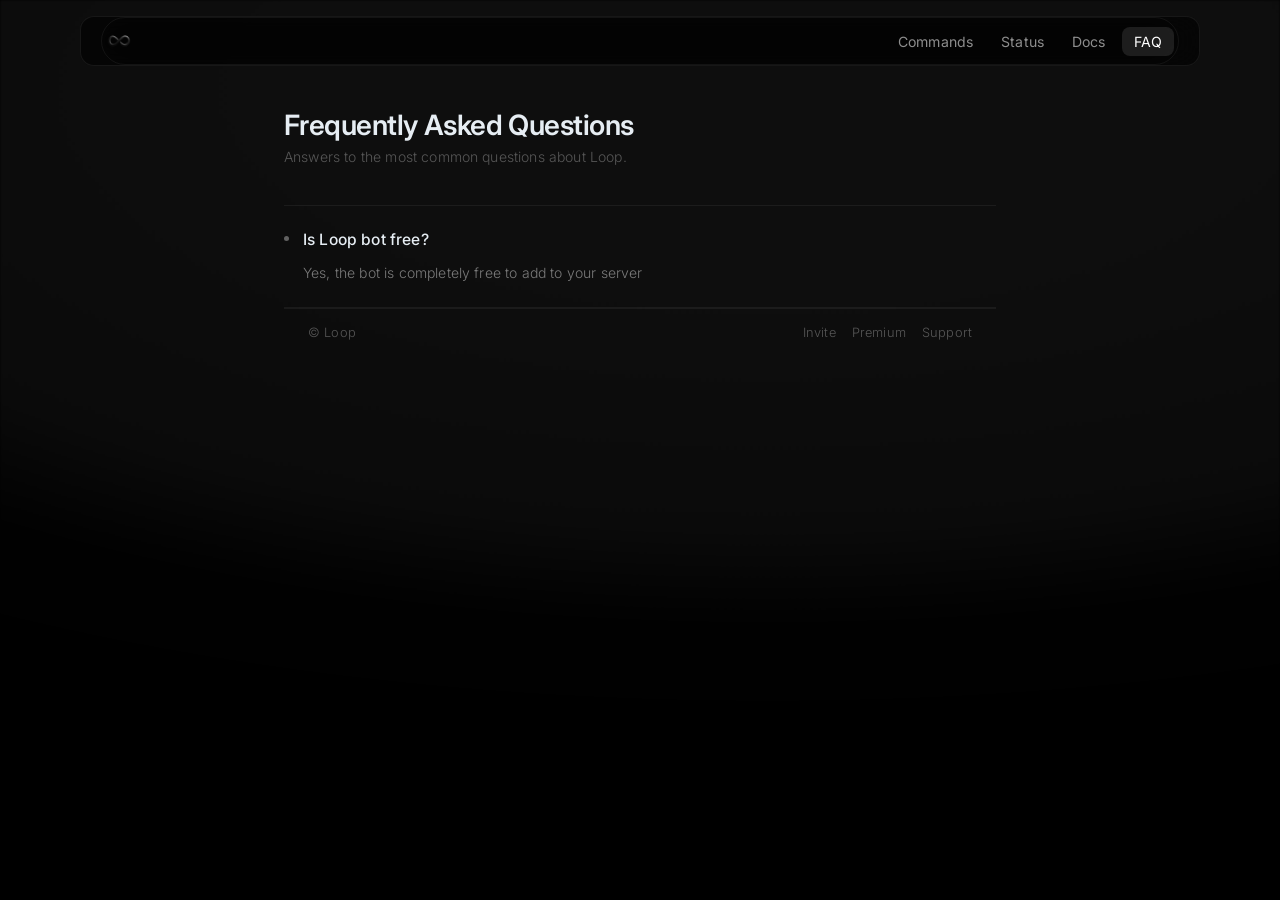
<file: faq.html>
<!DOCTYPE html>
<html lang="en">
<head>
    <meta charset="UTF-8">
    <meta name="viewport" content="width=device-width, initial-scale=1.0">
    <title>Loop – FAQ</title>
    <link rel="stylesheet" href="https://cdnjs.cloudflare.com/ajax/libs/font-awesome/6.4.0/css/all.min.css">
    <link href="https://fonts.googleapis.com/css2?family=Inter:wght@300;400;500;600&display=swap" rel="stylesheet">
    <link rel="stylesheet" href="css/shared.css">
    <base target="_blank">
    <style>
        *, *::before, *::after { box-sizing: border-box; margin: 0; padding: 0; }

        body {
            font-family: 'Inter', sans-serif;
            background: #000;
            color: #e6edf3;
            min-height: 100vh;
            display: flex;
            flex-direction: column;
        }

        a { color: inherit; text-decoration: none; }

        .body-starlight-bg { position: fixed; inset: 0; z-index: 0; pointer-events: none; }
        .main-stars-bg { position: fixed; inset: 0; z-index: 0; pointer-events: none; }
        .main-stars-bg canvas { opacity: 0.75; filter: blur(2px) brightness(1.17); }

        .loading-screen {
            position: fixed; inset: 0; z-index: 9999; background: #000;
            display: flex; align-items: center; justify-content: center;
            transition: opacity 0.26s; animation: simpleFadeIn 0.6s;
        }
        .loading-mark {
            font-size: 0.9rem; font-weight: 400; letter-spacing: 0.12em;
            color: rgba(255,255,255,0.45); text-transform: uppercase; animation: fadeInUp 1s;
        }

        @keyframes fadeInUp {
            from { opacity: 0; transform: translateY(35px); }
            to { opacity: 1; transform: translateY(0); }
        }
        @keyframes simpleFadeIn { from { opacity: 0; } to { opacity: 1; } }

        .site-bar {
            position: fixed; top: 16px; left: 50%; transform: translateX(-50%);
            z-index: 100; width: min(1120px, calc(100% - 32px));
            background: rgba(0,0,0,0.55); backdrop-filter: blur(18px);
            -webkit-backdrop-filter: blur(18px);
            border: 1px solid rgba(255,255,255,0.07); border-radius: 14px; padding: 0 20px;
        }
        .site-bar-inner {
            display: flex; align-items: center; justify-content: space-between;
            height: 48px; padding-inline: 4px;
        }
        .site-bar-brand { display: flex; align-items: center; }
        .site-bar-logo {
            width: 26px; height: 26px; border-radius: 8px; object-fit: cover;
            filter: grayscale(1) brightness(1.15);
        }
        .site-bar-nav { display: flex; align-items: center; gap: 4px; }
        .site-bar-link {
            font-size: 0.88rem; font-weight: 400; color: rgba(255,255,255,0.55);
            padding: 6px 12px; border-radius: 8px;
            transition: color 0.15s, background 0.15s; letter-spacing: 0.01em;
        }
        .site-bar-link:hover { color: #fff; background: rgba(255,255,255,0.06); }
        .site-bar-link.is-active { color: #fff; }

        /* ── Page ── */
        .site-content {
            position: relative; z-index: 2; flex: 1;
            display: flex; flex-direction: column;
            animation: fadeInUp 0.9s 0.15s both;
        }

        .faq-wrap {
            flex: 1;
            max-width: 760px;
            width: 100%;
            margin: 0 auto;
            padding: 108px 24px 80px;
        }

        .faq-header {
            margin-bottom: 40px;
        }

        .faq-title {
            font-size: 1.75rem;
            font-weight: 600;
            letter-spacing: -0.02em;
            color: #e6edf3;
            margin-bottom: 6px;
        }

        .faq-subtitle {
            font-size: 0.875rem;
            color: rgba(255,255,255,0.3);
        }

        /* ── FAQ items ── */
        .faq-list {
            display: flex;
            flex-direction: column;
            gap: 0;
        }

        .faq-item {
            border-bottom: 1px solid rgba(255,255,255,0.06);
            padding: 22px 0;
        }
        .faq-item:first-child {
            border-top: 1px solid rgba(255,255,255,0.06);
        }

        .faq-question {
            display: flex;
            align-items: flex-start;
            gap: 14px;
            margin-bottom: 10px;
        }

        .faq-bullet {
            width: 5px;
            height: 5px;
            border-radius: 50%;
            background: rgba(255,255,255,0.35);
            flex-shrink: 0;
            margin-top: 8px;
        }

        .faq-q-text {
            font-size: 0.975rem;
            font-weight: 500;
            color: #e6edf3;
            line-height: 1.5;
        }

        .faq-answer {
            padding-left: 19px;
            font-size: 0.875rem;
            color: rgba(255,255,255,0.45);
            line-height: 1.7;
        }

        .faq-answer a {
            color: #4f9ef8;
            text-decoration: none;
            transition: color 0.15s;
        }
        .faq-answer a:hover {
            color: #78b4fa;
            text-decoration: underline;
        }

        footer {
            position: relative; z-index: 2;
            border-top: 1px solid rgba(255,255,255,0.06);
            padding: 16px 24px 24px; font-size: 0.8rem; color: rgba(255,255,255,0.3);
        }
        .footer-inner {
            max-width: 1120px; margin: 0 auto;
            display: flex; justify-content: space-between; flex-wrap: wrap; gap: 8px;
        }
        .footer-links { display: flex; gap: 16px; }
        .footer-links a:hover { text-decoration: underline; }

        @media (max-width: 640px) {
            .site-bar { width: calc(100% - 20px); padding-inline: 10px; }
            .site-bar-nav { gap: 4px; }
            .site-bar-link { font-size: 0.8rem; padding: 5px 8px; }
            .faq-wrap { padding: 96px 16px 60px; }
        }
    </style>
</head>
<body>
    <div class="body-starlight-bg" aria-hidden="true"></div>
    <div class="main-stars-bg" id="mainStarsBg"></div>
    <div class="loading-screen" id="loadingScreen">
        <div class="loading-mark">Loading Loop</div>
    </div>

    <header class="site-bar">
        <div class="site-bar-inner">
            <div class="site-bar-brand">
                <a href="index.html" target="_self"><img src="assets/loop-logo.png" alt="Loop logo" class="site-bar-logo"></a>
            </div>
            <nav class="site-bar-nav">
                <a href="commands.html" class="site-bar-link" target="_self">Commands</a>
                <a href="status.html" class="site-bar-link" target="_self">Status</a>
                <a href="docs.html" class="site-bar-link" target="_self">Docs</a>
                <a href="faq.html" class="site-bar-link is-active" target="_self">FAQ</a>
            </nav>
        </div>
    </header>

    <div class="site-content">
        <div class="faq-wrap">

            <div class="faq-header">
                <h1 class="faq-title">Frequently Asked Questions</h1>
                <p class="faq-subtitle">Answers to the most common questions about Loop.</p>
            </div>

            <div class="faq-list">

                <div class="faq-item">
                    <div class="faq-question">
                        <div class="faq-bullet"></div>
                        <div class="faq-q-text">Is Loop bot free?</div>
                    </div>
                    <div class="faq-answer">Yes, the bot is completely free to add to your server</div>
                </div>

            </div>

        <footer>
            <div class="footer-inner">
                <div>© Loop</div>
                <div class="footer-links">
                    <a href="https://discord.gg/hHWEurhSHA" target="_blank" rel="noopener noreferrer">Invite</a>
                    <a href="premium.html" target="_self">Premium</a>
                    <a href="https://discord.gg/UdFTPjhETq" target="_blank" rel="noopener noreferrer">Support</a>
                </div>
            </div>
        </footer>
    </div>

    <script src="js/shared.js"></script>
    <script>
    (function () {
        const shared = window.LoopShared;
        if (shared) {
            shared.initLoadingScreen('loadingScreen');
            shared.initMainStarfield('mainStarsBg', function () {
                return Math.floor(66 + Math.random() * 28);
            }, { minRadius: 0.45, radiusSpread: 1.1, minAlpha: 0.3, alphaSpread: 0.8, minBlur: 3, blurSpread: 10 });
        }
    })();
    </script>
</body>
</html>
</file>
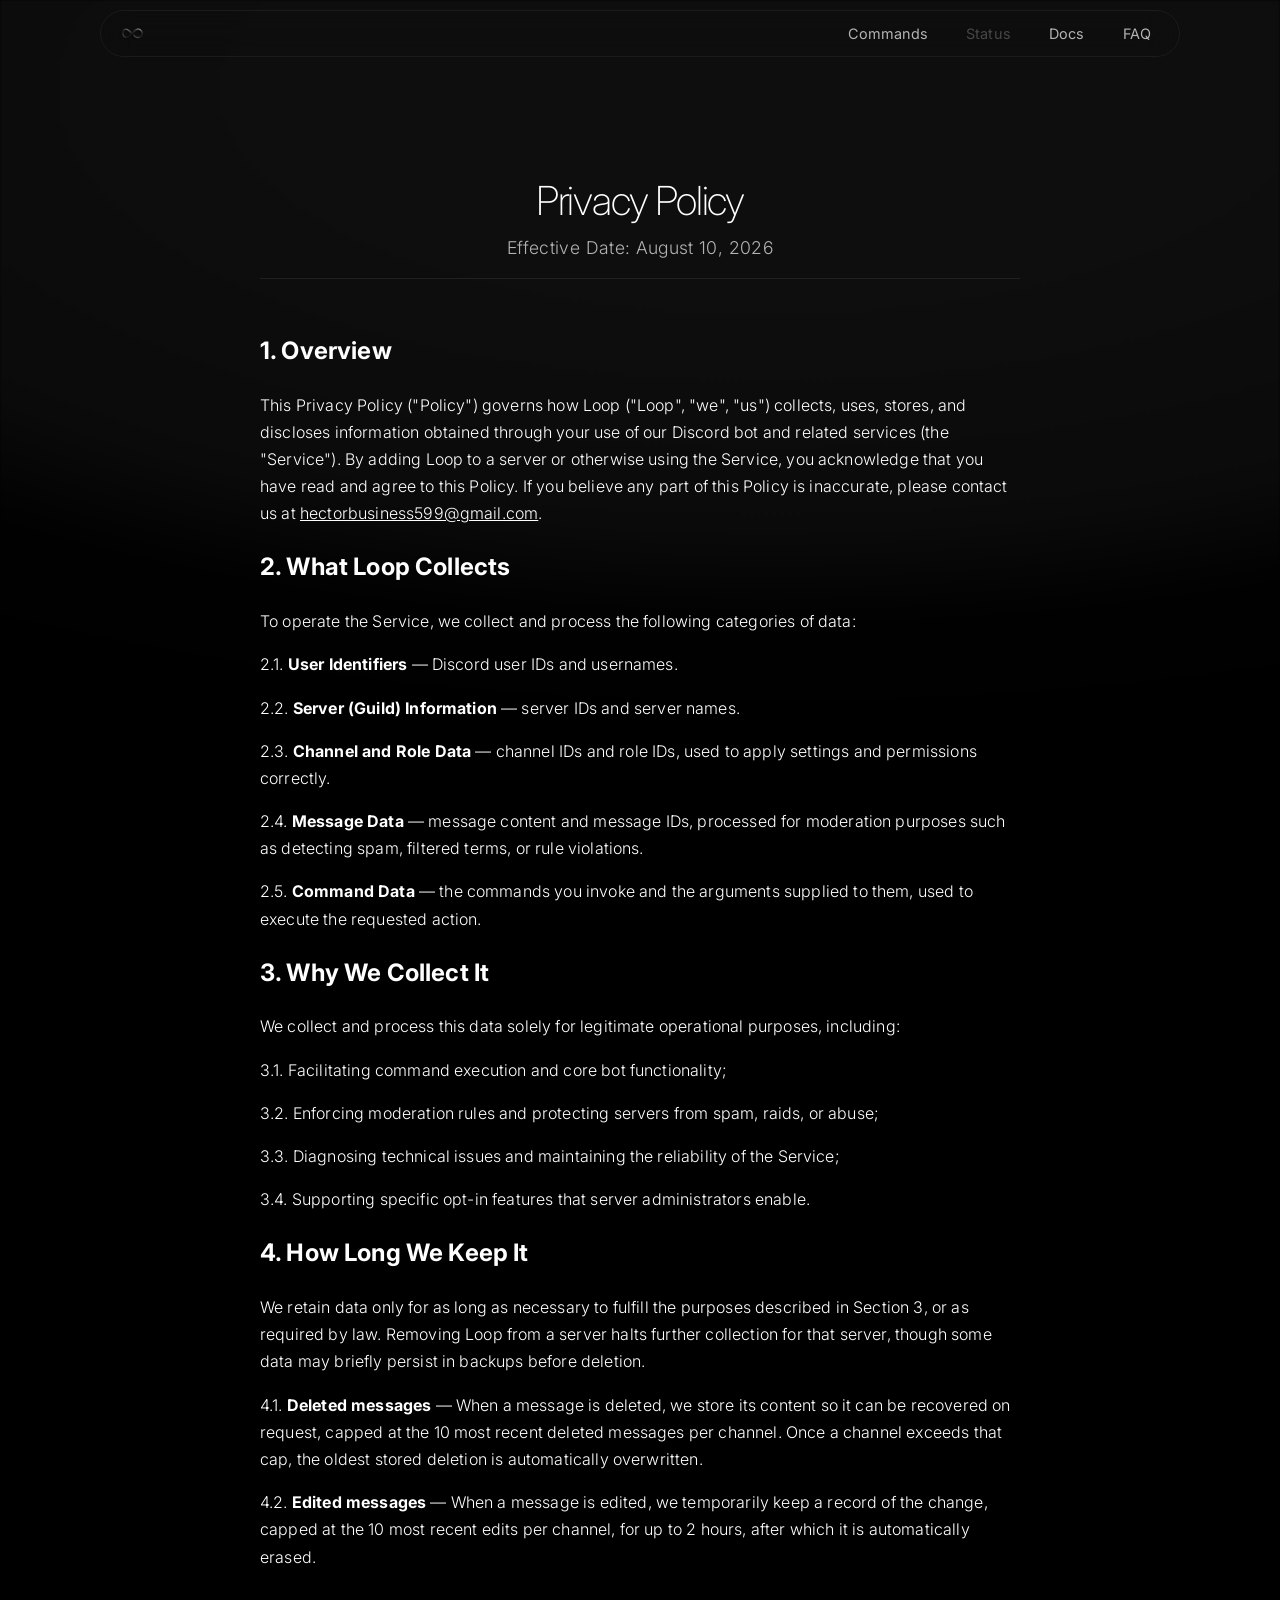
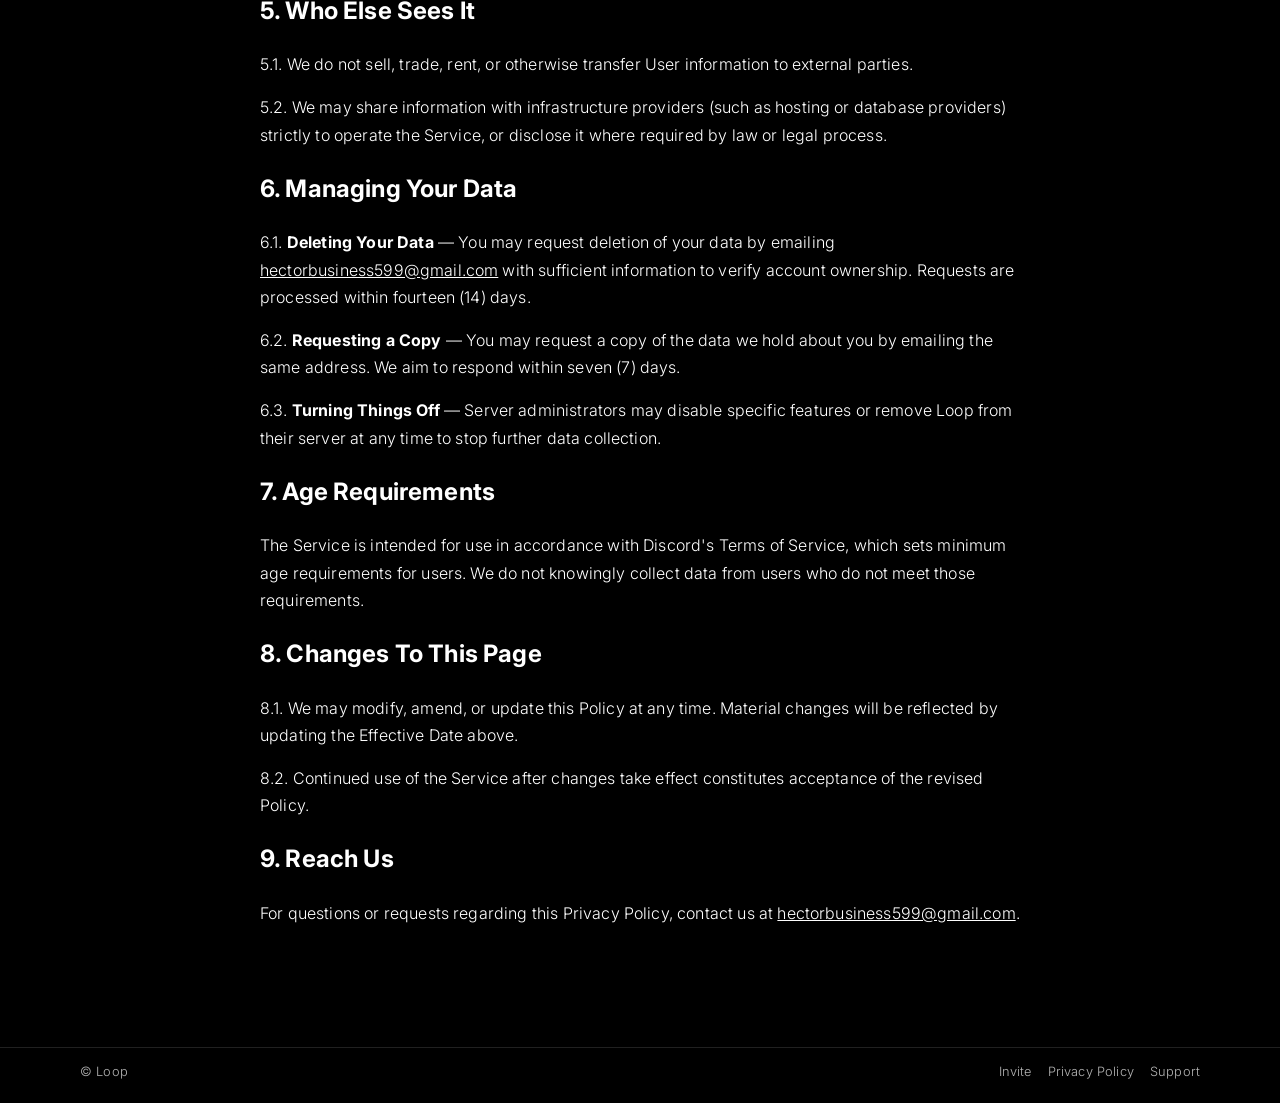
<file: privacy.html>
<!DOCTYPE html>
<html lang="en">
<head>
    <meta charset="UTF-8">
    <meta name="viewport" content="width=device-width, initial-scale=1.0">
    <title>Privacy Policy – Loop</title>
    <link rel="stylesheet" href="https://cdnjs.cloudflare.com/ajax/libs/font-awesome/6.4.0/css/all.min.css">
    <link href="https://fonts.googleapis.com/css2?family=Inter:wght@300;400;500;600&display=swap" rel="stylesheet">
    <link rel="stylesheet" href="css/shared.css">
    <link rel="stylesheet" href="css/index.css">
    <base target="_blank">
</head>
<body>
    <header class="site-bar">
        <div class="site-bar-inner">
            <div class="site-bar-brand">
                <a href="index.html" target="_self"><img src="assets/loop-logo.png" alt="Loop logo" class="site-bar-logo"></a>
            </div>
            <nav class="site-bar-nav">
                <a href="commands.html" class="site-bar-link" id="navCommands" target="_self">Commands</a>
                <a class="site-bar-link" style="opacity:0.35;cursor:not-allowed;pointer-events:none;">Status</a>
                <a href="docs.html" class="site-bar-link" target="_self">Docs</a>
                <a href="faq.html" class="site-bar-link" target="_self">FAQ</a>
            </nav>
        </div>
    </header>

    <div class="body-starlight-bg" aria-hidden="true"></div>
    <div class="main-stars-bg" id="mainStarsBg"></div>
    <div class="loading-screen" id="loadingScreen">
        <div class="loading-mark">Loading Loop</div>
    </div>

    <div class="site-content">
        <main class="page-container">
            <section class="hero" id="top" style="padding-bottom: 0;">
                <div class="hero-inner">
                    <h1 class="hero-title" style="font-size: 2.5rem;">Privacy Policy</h1>
                    <p class="hero-subtitle">Effective Date: August 10, 2026</p>
                </div>
            </section>

            <section id="privacy-content" style="max-width: 760px; margin: 0 auto; line-height: 1.7;">
                <h2>1. Overview</h2>
                <p>
                    This Privacy Policy ("Policy") governs how Loop ("Loop", "we", "us") collects, uses, stores, and
                    discloses information obtained through your use of our Discord bot and related services (the
                    "Service"). By adding Loop to a server or otherwise using the Service, you acknowledge that you
                    have read and agree to this Policy. If you believe any part of this Policy is inaccurate, please
                    contact us at <a href="mailto:hectorbusiness599@gmail.com">hectorbusiness599@gmail.com</a>.
                </p>

                <h2>2. What Loop Collects</h2>
                <p>To operate the Service, we collect and process the following categories of data:</p>
                <p>2.1. <strong>User Identifiers</strong> — Discord user IDs and usernames.</p>
                <p>2.2. <strong>Server (Guild) Information</strong> — server IDs and server names.</p>
                <p>2.3. <strong>Channel and Role Data</strong> — channel IDs and role IDs, used to apply settings and permissions correctly.</p>
                <p>2.4. <strong>Message Data</strong> — message content and message IDs, processed for moderation purposes such as detecting spam, filtered terms, or rule violations.</p>
                <p>2.5. <strong>Command Data</strong> — the commands you invoke and the arguments supplied to them, used to execute the requested action.</p>

                <h2>3. Why We Collect It</h2>
                <p>We collect and process this data solely for legitimate operational purposes, including:</p>
                <p>3.1. Facilitating command execution and core bot functionality;</p>
                <p>3.2. Enforcing moderation rules and protecting servers from spam, raids, or abuse;</p>
                <p>3.3. Diagnosing technical issues and maintaining the reliability of the Service;</p>
                <p>3.4. Supporting specific opt-in features that server administrators enable.</p>

                <h2>4. How Long We Keep It</h2>
                <p>
                    We retain data only for as long as necessary to fulfill the purposes described in Section 3, or
                    as required by law. Removing Loop from a server halts further collection for that server, though
                    some data may briefly persist in backups before deletion.
                </p>
                <p>
                    4.1. <strong>Deleted messages</strong> — When a message is deleted, we store its content so it
                    can be recovered on request, capped at the 10 most recent deleted messages per channel. Once a
                    channel exceeds that cap, the oldest stored deletion is automatically overwritten.
                </p>
                <p>
                    4.2. <strong>Edited messages</strong> — When a message is edited, we temporarily keep a record of
                    the change, capped at the 10 most recent edits per channel, for up to 2 hours, after which it is
                    automatically erased.
                </p>

                <h2>5. Who Else Sees It</h2>
                <p>5.1. We do not sell, trade, rent, or otherwise transfer User information to external parties.</p>
                <p>
                    5.2. We may share information with infrastructure providers (such as hosting or database
                    providers) strictly to operate the Service, or disclose it where required by law or legal
                    process.
                </p>

                <h2>6. Managing Your Data</h2>
                <p>
                    6.1. <strong>Deleting Your Data</strong> — You may request deletion of your data by emailing
                    <a href="mailto:hectorbusiness599@gmail.com">hectorbusiness599@gmail.com</a> with sufficient information to
                    verify account ownership. Requests are processed within fourteen (14) days.
                </p>
                <p>
                    6.2. <strong>Requesting a Copy</strong> — You may request a copy of the data we hold about you by
                    emailing the same address. We aim to respond within seven (7) days.
                </p>
                <p>
                    6.3. <strong>Turning Things Off</strong> — Server administrators may disable specific
                    features or remove Loop from their server at any time to stop further data collection.
                </p>

                <h2>7. Age Requirements</h2>
                <p>
                    The Service is intended for use in accordance with Discord's Terms of Service, which sets
                    minimum age requirements for users. We do not knowingly collect data from users who do not meet
                    those requirements.
                </p>

                <h2>8. Changes To This Page</h2>
                <p>
                    8.1. We may modify, amend, or update this Policy at any time. Material changes will be reflected
                    by updating the Effective Date above.
                </p>
                <p>8.2. Continued use of the Service after changes take effect constitutes acceptance of the revised Policy.</p>

                <h2>9. Reach Us</h2>
                <p>
                    For questions or requests regarding this Privacy Policy, contact us at
                    <a href="mailto:hectorbusiness599@gmail.com">hectorbusiness599@gmail.com</a>.
                </p>
            </section>
        </main>

        <footer>
            <div class="footer-inner">
                <div>© Loop</div>
                <div class="footer-links">
                    <a href="https://discord.gg/hHWEurhSHA" target="_blank" rel="noopener noreferrer">Invite</a>
                    <a href="privacy.html" target="_self">Privacy Policy</a>
                    <a href="https://discord.gg/hHWEurhSHA" target="_blank" rel="noopener noreferrer">Support</a>
                </div>
            </div>
        </footer>
    </div>

    <script src="js/shared.js"></script>
    <script src="js/index.js"></script>
</body>
</html>
</file>
<file: css/shared.css>
:root {
    --bg: #000000;
    --text-main: #ffffff;
    --text-muted: #b3b3b3;
    --border-soft: #202020;
    --border-strong: #3a3a3a;
    --radius: 10px;
}

*,
*::before,
*::after {
    box-sizing: border-box;
}

html,
body {
    margin: 0;
    padding: 0;
    min-height: 100vh;
    min-height: 100dvh;
    font-family: 'Inter', system-ui, -apple-system, BlinkMacSystemFont, "Segoe UI", sans-serif;
    font-weight: 300;
    letter-spacing: 0.01em;
    color: var(--text-main);
    background: var(--bg);
    -webkit-font-smoothing: antialiased;
}

body {
    position: relative;
}

.body-starlight-bg {
    position: fixed;
    inset: 0;
    z-index: 0;
    pointer-events: none;
    width: 100vw;
    height: 100vh;
    height: 100dvh;
    overflow: hidden;
    background:
        radial-gradient(ellipse 120% 70% at 60% 10%, rgba(80, 80, 80, 0.12), rgba(120, 120, 120, 0.08) 33%, rgba(60, 60, 60, 0.10) 69%, rgba(0, 0, 0, 0.70), rgba(0, 0, 0, 0.95) 100%),
        #050505;
    filter: blur(0.8px) saturate(0);
}

.main-stars-bg {
    position: fixed;
    inset: 0;
    width: 100vw;
    height: 100vh;
    height: 100dvh;
    overflow: hidden;
    z-index: 1;
    pointer-events: none;
}

.main-stars-bg canvas,
.commands-stars-bg canvas {
    width: 100vw !important;
    height: 100vh !important;
    display: block;
    pointer-events: none;
}

.loading-screen {
    position: fixed;
    inset: 0;
    background: var(--bg);
    display: flex;
    align-items: center;
    justify-content: center;
    z-index: 1002;
    transition: opacity 0.25s ease;
}

.loading-mark {
    font-size: 0.85rem;
    letter-spacing: 0.2em;
    text-transform: uppercase;
    color: var(--text-muted);
}

.site-bar {
    position: fixed;
    top: 0;
    left: 50%;
    transform: translateX(-50%);
    padding: 10px 20px;
    box-sizing: border-box;
    display: flex;
    align-items: center;
    justify-content: center;
    z-index: 21;
}

.site-bar-inner {
    width: 100%;
    display: flex;
    align-items: center;
    justify-content: space-between;
    background: transparent;
    border-radius: 999px;
    border: 1px solid rgba(255, 255, 255, 0.06);
    padding: 8px 18px;
    -webkit-backdrop-filter: blur(18px);
    backdrop-filter: blur(18px);
}

.site-bar-brand {
    display: flex;
    align-items: center;
    gap: 10px;
}

.site-bar-nav {
    display: flex;
    align-items: center;
    gap: 18px;
}

.site-bar-link {
    font-size: 0.9rem;
    font-weight: 400;
    color: var(--text-muted);
    text-decoration: none;
    padding: 6px 10px;
    border-radius: 999px;
    transition: color 0.18s ease, background-color 0.18s ease;
}

.site-bar-link:hover,
.site-bar-link:focus-visible {
    color: var(--text-main);
    background: rgba(255, 255, 255, 0.06);
}

.site-bar-link.is-active {
    color: var(--text-main);
    background: rgba(255, 255, 255, 0.10);
}

.site-bar-logo {
    vertical-align: middle;
}
</file>
<file: css/index.css>
html,
body {
    scroll-behavior: smooth;
}

body {
    display: flex;
    flex-direction: column;
}

.main-stars-bg canvas {
    opacity: 0.75;
    filter: blur(2px) brightness(1.17);
}

.site-content {
    position: relative;
    z-index: 2;
    min-height: 100vh;
    display: flex;
    flex-direction: column;
    animation: fadeInUp 0.9s 0.15s both;
}

a {
    color: inherit;
}

.page-container {
    max-width: 1120px;
    margin: 0 auto;
    padding: 112px 24px 64px;
    width: 100%;
}

@keyframes fadeInUp {
    from {
        opacity: 0;
        transform: translateY(35px);
    }
    to {
        opacity: 1;
        transform: translateY(0);
    }
}

@keyframes simpleFadeIn {
    from {
        opacity: 0;
    }
    to {
        opacity: 1;
    }
}

@keyframes scaleIn {
    from {
        opacity: 0;
        transform: scale(0.95);
    }
    to {
        opacity: 1;
        transform: scale(1);
    }
}

.loading-screen {
    animation: simpleFadeIn 0.6s;
}

.loading-mark {
    animation: fadeInUp 1s;
}

.commands-loading-overlay {
    position: fixed;
    z-index: 1001;
    inset: 0;
    display: none;
    background: #000;
    overflow: hidden;
}

.commands-loading-overlay.active {
    display: flex;
    flex-direction: column;
    align-items: center;
    justify-content: center;
    animation: simpleFadeIn 0.25s;
}

.commands-stars-bg {
    position: absolute;
    inset: 0;
    width: 100vw;
    height: 100vh;
    overflow: hidden;
    pointer-events: none;
    z-index: 0;
}

.commands-stars-bg canvas {
    opacity: 0.6;
    filter: blur(2px) brightness(1.1);
}

.commands-loading-content {
    position: relative;
    z-index: 2;
    display: flex;
    flex-direction: column;
    align-items: center;
    justify-content: center;
}

.commands-loading-logo {
    width: 56px;
    height: 56px;
    object-fit: contain;
    margin-bottom: 36px;
    filter: drop-shadow(0 2px 16px #fff2);
}

.commands-progress-bar-outer {
    width: 160px;
    height: 3px;
    background: rgba(255, 255, 255, 0.13);
    border-radius: 3px;
    overflow: hidden;
    margin: 0 auto;
    box-shadow: 0 1px 4px #111c;
}

.commands-progress-bar-inner {
    height: 100%;
    width: 0%;
    background: #fff;
    transition: width 0.4s cubic-bezier(0.4, 0, 0.2, 1);
    border-radius: 3px;
}

.site-bar {
    width: min(1120px, calc(100% - 32px));
}

.site-bar-logo {
    width: 26px;
    height: 26px;
    border-radius: 8px;
    object-fit: cover;
    filter: grayscale(1) brightness(1.15);
}

.site-bar-name {
    font-size: 0.9rem;
    font-weight: 500;
    letter-spacing: 0.08em;
    text-transform: uppercase;
    color: var(--text-main);
}

.hero {
    display: flex;
    flex-direction: column;
    align-items: center;
    text-align: center;
    padding: 64px 0 72px;
    margin-top: 0;
}

.hero-inner {
    max-width: 900px;
}

.hero-title {
    font-size: 4.5rem;
    font-weight: 200;
    margin: 0 0 12px;
    animation: scaleIn 0.9s 0.2s both;
    letter-spacing: -0.03em;
}

.hero-subtitle {
    font-size: 1.1rem;
    font-weight: 300;
    color: var(--text-muted);
    margin: 0 0 20px;
    animation: fadeInUp 0.8s 0.28s both;
    letter-spacing: 0.02em;
}

.hero-description {
    font-size: 0.92rem;
    font-weight: 300;
    color: var(--text-muted);
    margin: 0 auto;
    max-width: 520px;
    animation: fadeInUp 0.8s 0.36s both;
    line-height: 1.6;
}

.hero-actions {
    display: inline-flex;
    flex-wrap: wrap;
    gap: 12px;
    margin-top: 28px;
    animation: fadeInUp 0.8s 0.44s both;
}

.btn-primary,
.btn-secondary {
    font-size: 0.9rem;
    font-weight: 500;
    border-radius: 999px;
    padding: 10px 22px;
    text-decoration: none;
    display: inline-flex;
    align-items: center;
    justify-content: center;
    gap: 8px;
    box-shadow: 0 2px 8px rgba(0, 0, 0, 0.04);
    transition: background 0.18s, border-color 0.2s, color 0.18s;
}

.btn-primary {
    background: #ffffff;
    color: #000000;
    border: 1px solid #ffffff;
    animation: fadeInUp 0.8s 0.41s both;
}

.btn-secondary {
    background: transparent;
    color: var(--text-main);
    border: 1px solid var(--border-strong);
    animation: fadeInUp 0.8s 0.48s both;
}

.btn-primary:hover,
.btn-primary:focus-visible {
    background: #e5e5e5;
}

.btn-secondary:hover,
.btn-secondary:focus-visible {
    border-color: #5a5d6b;
}

section {
    padding: 32px 0 40px;
}

section + section {
    border-top: 1px solid var(--border-soft);
}

.section-header {
    margin-bottom: 24px;
    text-align: center;
    animation: fadeInUp 0.8s 0.58s both;
}

.section-title {
    font-size: 1.3rem;
    font-weight: 600;
    margin: 0 0 6px;
}

.section-subtitle {
    margin: 0;
    font-size: 0.9rem;
    color: var(--text-muted);
}

.features-grid {
    display: grid;
    grid-template-columns: repeat(3, minmax(0, 1fr));
    gap: 16px;
}

.features-grid > .feature-card {
    opacity: 0;
    animation: fadeInUp 0.85s both;
}

.features-grid > .feature-card:nth-child(1) { animation-delay: 0.05s; }
.features-grid > .feature-card:nth-child(2) { animation-delay: 0.18s; }
.features-grid > .feature-card:nth-child(3) { animation-delay: 0.29s; }
.features-grid > .feature-card:nth-child(4) { animation-delay: 0.41s; }
.features-grid > .feature-card:nth-child(5) { animation-delay: 0.53s; }
.features-grid > .feature-card:nth-child(6) { animation-delay: 0.65s; }

.feature-card {
    background: rgba(0, 0, 0, 0.25);
    border-radius: 18px;
    border: 1px solid var(--border-soft);
    padding: 18px 18px 16px;
    display: flex;
    flex-direction: column;
    gap: 4px;
    align-items: center;
    text-align: center;
    transition: border-color 0.2s, background 0.18s, transform 0.18s;
}

.feature-icon {
    font-size: 1rem;
    color: #ffffff;
}

.feature-title {
    font-size: 0.95rem;
    font-weight: 500;
}

.feature-text {
    font-size: 0.85rem;
    color: var(--text-muted);
}

.feature-card:hover,
.feature-card:focus-within {
    border-color: var(--border-strong);
    background: rgba(255, 255, 255, 0.03);
    transform: translateY(-2px);
}

.stats-row {
    display: flex;
    justify-content: center;
    flex-wrap: wrap;
    gap: 32px;
    text-align: center;
    animation: fadeInUp 0.8s 0.67s both;
}

.stat-item-number {
    font-size: 1.6rem;
    font-weight: 600;
    animation: fadeInUp 0.7s 0.73s both;
}

.stat-item-label {
    margin-top: 4px;
    font-size: 0.75rem;
    letter-spacing: 0.16em;
    text-transform: uppercase;
    color: var(--text-muted);
    animation: fadeInUp 0.8s 0.79s both;
}

footer {
    border-top: 1px solid var(--border-soft);
    padding: 16px 24px 24px;
    font-size: 0.8rem;
    color: var(--text-muted);
    animation: fadeInUp 0.6s 1.2s both;
}

.footer-inner {
    max-width: 1120px;
    margin: 0 auto;
    display: flex;
    justify-content: space-between;
    flex-wrap: wrap;
    gap: 8px;
}

.footer-links {
    display: flex;
    gap: 16px;
}

.footer-links a {
    text-decoration: none;
}

.footer-links a:hover,
.footer-links a:focus-visible {
    text-decoration: underline;
}

@media (max-width: 640px) {
    .site-bar {
        width: calc(100% - 20px);
        padding-inline: 10px;
    }
    .site-bar-inner {
        padding-inline: 12px;
    }
    .site-bar-nav {
        gap: 12px;
    }
    .site-bar-link {
        font-size: 0.85rem;
        padding-inline: 8px;
    }
}

/* ── Status Popup ── */
.status-backdrop {
    display: none;
    position: fixed;
    inset: 0;
    background: rgba(0,0,0,0.55);
    z-index: 900;
    backdrop-filter: blur(2px);
}
.status-backdrop.open { display: block; }

.status-popup {
    display: none;
    position: fixed;
    top: 50%;
    left: 50%;
    transform: translate(-50%, -48%) scale(0.96);
    opacity: 0;
    width: min(420px, 92vw);
    background: #161b22;
    border: 1px solid rgba(255,255,255,0.08);
    border-radius: 16px;
    z-index: 901;
    box-shadow: 0 24px 64px rgba(0,0,0,0.6);
    transition: transform 0.2s ease, opacity 0.2s ease;
    overflow: hidden;
}
.status-popup.open {
    display: block;
    transform: translate(-50%, -50%) scale(1);
    opacity: 1;
}

.status-popup-header {
    display: flex;
    align-items: center;
    justify-content: space-between;
    padding: 18px 20px 14px;
    border-bottom: 1px solid rgba(255,255,255,0.07);
}
.status-popup-title {
    font-size: 15px;
    font-weight: 600;
    color: #e6edf3;
    letter-spacing: 0.01em;
}
.status-popup-close {
    background: none;
    border: none;
    color: #8b949e;
    cursor: pointer;
    font-size: 14px;
    padding: 4px 6px;
    border-radius: 6px;
    transition: color 0.15s, background 0.15s;
    line-height: 1;
}
.status-popup-close:hover { color: #e6edf3; background: rgba(255,255,255,0.07); }

.status-shards {
    padding: 12px 14px 14px;
    display: flex;
    flex-direction: column;
    gap: 10px;
    max-height: 60vh;
    overflow-y: auto;
}

.status-loading {
    text-align: center;
    color: #8b949e;
    font-size: 13px;
    padding: 24px 0;
}

.shard-card {
    background: #0d1117;
    border: 1px solid rgba(255,255,255,0.07);
    border-radius: 12px;
    padding: 14px 16px;
}
.shard-card-top {
    display: flex;
    align-items: center;
    justify-content: space-between;
    margin-bottom: 12px;
}
.shard-card-name {
    font-size: 14px;
    font-weight: 600;
    color: #e6edf3;
}
.shard-card-meta {
    font-size: 11px;
    color: #8b949e;
    margin-top: 2px;
    display: flex;
    align-items: center;
    gap: 5px;
}

.shard-status-badge {
    display: flex;
    align-items: center;
    gap: 6px;
    background: rgba(35,134,54,0.18);
    border: 1px solid rgba(35,134,54,0.35);
    border-radius: 20px;
    padding: 3px 10px 3px 7px;
    font-size: 12px;
    font-weight: 500;
    color: #3fb950;
}
.shard-status-badge.offline {
    background: rgba(248,81,73,0.15);
    border-color: rgba(248,81,73,0.3);
    color: #f85149;
}
.shard-status-dot {
    width: 7px;
    height: 7px;
    border-radius: 50%;
    background: #3fb950;
    box-shadow: 0 0 6px #3fb950;
    animation: pulse-green 2s infinite;
}
.shard-status-badge.offline .shard-status-dot {
    background: #f85149;
    box-shadow: 0 0 6px #f85149;
    animation: none;
}
@keyframes pulse-green {
    0%, 100% { opacity: 1; }
    50% { opacity: 0.4; }
}

.shard-card-stats {
    display: grid;
    grid-template-columns: 1fr 1fr;
    gap: 8px;
}
.shard-stat-label {
    font-size: 11px;
    color: #8b949e;
    text-transform: uppercase;
    letter-spacing: 0.05em;
    margin-bottom: 3px;
}
.shard-stat-value {
    font-size: 15px;
    font-weight: 600;
    color: #e6edf3;
    display: flex;
    align-items: center;
    gap: 6px;
}
.shard-stat-value i {
    font-size: 13px;
    color: #8b949e;
}
</file>
<file: css/commands.css>
body {
    display: flex;
    justify-content: center;
    align-items: flex-start;
    padding: 40px 16px 60px;
    min-height: 100vh;
    min-height: 100dvh;
}

.main-stars-bg {
    z-index: 0;
    background: var(--bg);
}

.main-stars-bg canvas {
    opacity: 0.55;
    filter: blur(2.5px) brightness(1.08);
}

.loading-screen {
    z-index: 100;
}

.commands-page {
    width: 100%;
    max-width: 1100px;
    background: transparent;
    border-radius: var(--radius);
    padding: 80px 22px 28px;
    border: none;
    position: relative;
    z-index: 2;
    animation: fadeInUp 0.8s 0.15s both;
}

.page-header {
    display: flex;
    justify-content: space-between;
    align-items: center;
    margin-bottom: 10px;
    animation: slideDown 0.6s 0.1s both;
}

.page-header-main {
    display: flex;
    align-items: center;
    gap: 12px;
}

.page-header-logo {
    width: 32px;
    height: 32px;
    filter: grayscale(1) brightness(1.2);
}

.page-title {
    font-size: 2rem;
    font-weight: 200;
    letter-spacing: -0.02em;
    margin: 0;
}

.back-link {
    color: var(--text-muted);
    text-decoration: none;
    font-size: 0.9rem;
    font-weight: 300;
    display: inline-flex;
    align-items: center;
    gap: 8px;
}

.back-link:hover,
.back-link:focus {
    color: var(--text-main);
}

.commands-header {
        margin: 10px 0 18px;
        color: var(--text-muted);
        font-size: 0.92rem;
        font-weight: 300;
    }

.tabs-and-search-container {
    display: flex;
    flex-wrap: wrap;
    align-items: flex-end;
    justify-content: space-between;
    gap: 16px 20px;
    margin-bottom: 8px;
}

.tab-navigation {
    display: flex;
    align-items: center;
    flex: 1;
    min-width: 0;
}

.tab-nav-arrow {
    background: none;
    border: none;
    color: rgba(255, 255, 255, 0.4);
    font-size: 14px;
    padding: 6px 10px;
    cursor: pointer;
    flex-shrink: 0;
    transition: color 0.15s;
    font-family: monospace;
    letter-spacing: -2px;
}

.tab-nav-arrow:hover { color: #fff; }

.tab-nav-scroll {
    display: flex;
    gap: 6px;
    overflow: hidden;
    flex: 1;
}

.tab-button {
    background: none;
    border: none;
    color: var(--text-muted);
    font-size: 0.9rem;
    padding: 7px 16px;
    cursor: pointer;
    white-space: nowrap;
    border-radius: 6px;
    transition: color 0.15s;
    flex-shrink: 0;
}

.tab-button:hover { color: var(--text-main); }

.tab-button.is-active {
    color: #fff;
    background: rgba(255, 255, 255, 0.09);
}

.tab-button:focus-visible {
    outline: 2px solid var(--border-strong);
    outline-offset: 2px;
}

.search-container {
    position: relative;
    display: flex;
    align-items: center;
    border-bottom: 1px solid rgba(255, 255, 255, 0.1);
    padding: 4px 0 4px 24px;
}

.search-input {
    background: transparent;
    border: none;
    outline: none;
    color: var(--text-main);
    font-size: 0.9rem;
    font-weight: 300;
    width: 190px;
    letter-spacing: 0.01em;
}

.search-icon {
    position: absolute;
    left: 0;
    color: var(--text-muted);
    font-size: 0.95rem;
}

.search-clear {
    cursor: pointer;
    color: var(--text-muted);
    font-size: 0.95rem;
    margin-left: 8px;
    opacity: 0;
    pointer-events: none;
    transition: opacity 0.18s;
}

.search-clear.visible {
    opacity: 1;
    pointer-events: auto;
}

.command-count {
    margin: 6px 0 12px;
    font-size: 0.9rem;
    font-weight: 300;
    color: var(--text-muted);
}

.commands-grid {
    display: grid;
    grid-template-columns: repeat(auto-fill, minmax(170px, 1fr));
    gap: 12px;
}

.command-card {
    background: rgba(22, 22, 22, 0.35);
    border-radius: var(--radius);
    padding: 12px 14px 11px;
    cursor: pointer;
    transition: all 0.2s ease;
    border: 1px solid rgba(255, 255, 255, 0.08);
    color: #dee0e5;
    filter: grayscale(1);
    animation: scaleIn 0.5s both;
}

.command-card:hover {
    background: rgba(22, 22, 22, 0.5);
    border-color: rgba(255, 255, 255, 0.15);
}

.command-card:hover,
.command-card:focus-visible {
    background: rgba(32, 32, 32, 0.61);
    border-color: #333338;
    color: #fafcff;
    box-shadow: 0 4px 28px 0 rgba(30, 30, 30, 0.19);
}

.command-category-pill {
    display: inline-flex;
    align-items: center;
    padding: 3px 10px;
    border-radius: 999px;
    font-size: 0.65rem;
    text-transform: uppercase;
    letter-spacing: 0.12em;
    color: #acacb6;
    background: rgba(40, 40, 40, 0.35);
    margin-bottom: 4px;
    filter: grayscale(1) brightness(0.95) contrast(0.93);
}

.command-name {
    font-size: 1.05rem;
    font-weight: 300;
    color: #e5e5e5 !important;
    margin-bottom: 2px;
    filter: grayscale(1);
    letter-spacing: 0.01em;
}

.command-details-modal-bg {
    position: fixed;
    inset: 0;
    background: rgba(0, 0, 0, 0.45);
    display: flex;
    justify-content: center;
    align-items: center;
    z-index: 9999;
}

.command-details-modal {
    width: 100%;
    max-width: 420px;
    background: rgba(16, 17, 25, 0.93);
    border-radius: var(--radius);
    padding: 18px 18px 16px;
    border: 1px solid var(--border-soft);
    position: relative;
    box-shadow: 0 7px 44px 2px #000b;
    filter: grayscale(1);
    color: #f2f2f3;
}

.cmd-close-btn {
    position: absolute;
    top: 10px;
    right: 10px;
    border: none;
    background: transparent;
    color: #b0b1b5;
    cursor: pointer;
}

.cmd-title-row {
    display: flex;
    justify-content: space-between;
    align-items: center;
    margin-bottom: 8px;
}

.cmd-title {
    font-size: 1.2rem;
    font-weight: 600;
    color: #f7f7f7;
    filter: grayscale(1);
}

.cmd-copy-btn {
    border: none;
    background: #232430;
    color: #e7e7e7;
    border-radius: 999px;
    width: 32px;
    height: 32px;
    display: inline-flex;
    align-items: center;
    justify-content: center;
    cursor: pointer;
    filter: grayscale(1);
}

.cmd-desc {
    font-size: 0.96rem;
    color: #b3b3b3;
    margin-bottom: 10px;
    filter: grayscale(1);
}

.cmd-section {
    margin-bottom: 6px;
}

.cmd-label {
    font-size: 0.8rem;
    text-transform: uppercase;
    letter-spacing: 0.12em;
    color: #b3b3b3;
    margin-bottom: 2px;
    filter: grayscale(1);
}

.cmd-value {
    font-size: 0.96rem;
    color: #fff;
    filter: grayscale(1);
}

@keyframes fadeInUp {
    from {
        opacity: 0;
        transform: translateY(30px);
    }
    to {
        opacity: 1;
        transform: translateY(0);
    }
}

@keyframes slideDown {
    from {
        opacity: 0;
        transform: translateY(-20px);
    }
    to {
        opacity: 1;
        transform: translateY(0);
    }
}

@keyframes scaleIn {
    from {
        opacity: 0;
        transform: scale(0.95);
    }
    to {
        opacity: 1;
        transform: scale(1);
    }
}

.site-bar {
    width: min(1100px, calc(100% - 32px));
    z-index: 3;
}

.site-bar-logo {
    width: 26px;
    height: 26px;
    border-radius: 8px;
    object-fit: cover;
    filter: grayscale(1) brightness(1.15);
}

/* After: dropdown is anchored below the search input */
#searchDropdown {
    position: absolute;
    top: calc(100% + 6px);
    right: 0;
    min-width: 280px;
    background: rgba(16, 17, 25, 0.97);
    border: 1px solid rgba(255, 255, 255, 0.1);
    border-radius: 8px;
    z-index: 9999;
    box-shadow: 0 8px 32px rgba(0, 0, 0, 0.5);
    overflow: hidden;
}

.search-dropdown-item {
    display: flex;
    justify-content: space-between;
    align-items: center;
    padding: 9px 14px;
    cursor: pointer;
    transition: background 0.12s;
}

.search-dropdown-item:hover {
    background: rgba(255, 255, 255, 0.07);
}

.search-dropdown-name {
    font-size: 0.9rem;
    color: #e5e5e5;
}

.search-dropdown-cat {
    font-size: 0.75rem;
    color: rgba(255, 255, 255, 0.35);
}

.search-dropdown-empty {
    padding: 12px 14px;
    color: rgba(255, 255, 255, 0.35);
    font-size: 0.9rem;
}

@media (max-width: 720px) {
    body {
        padding: 24px 10px 32px;
    }
    .commands-page {
        padding: 16px 14px 22px;
    }
    .tabs-and-search-container {
        position: sticky;
        top: 52px;
        z-index: 10;
        background: rgba(8, 8, 12, 0.92);
        backdrop-filter: blur(12px);
        -webkit-backdrop-filter: blur(12px);
        margin: 0 -14px;
        padding: 10px 14px;
        border-bottom: 1px solid rgba(255, 255, 255, 0.07);
        flex-direction: column;
        align-items: stretch;
    }
    .search-container {
        max-width: 100%;
    }
    .search-input {
        width: 100%;
    }
    .tab-navigation {
        align-items: flex-start;
    }
    .tab-nav-scroll {
        flex-wrap: wrap;
        overflow: visible;
        row-gap: 8px;
    }
    .tab-nav-arrow {
        display: none;
    }
    .tab-button {
        background: rgba(255, 255, 255, 0.05);
    }
    .tab-button.is-active {
        background: rgba(255, 255, 255, 0.14);
    }
    .command-count {
        margin-top: 10px;
    }
}
</file>
